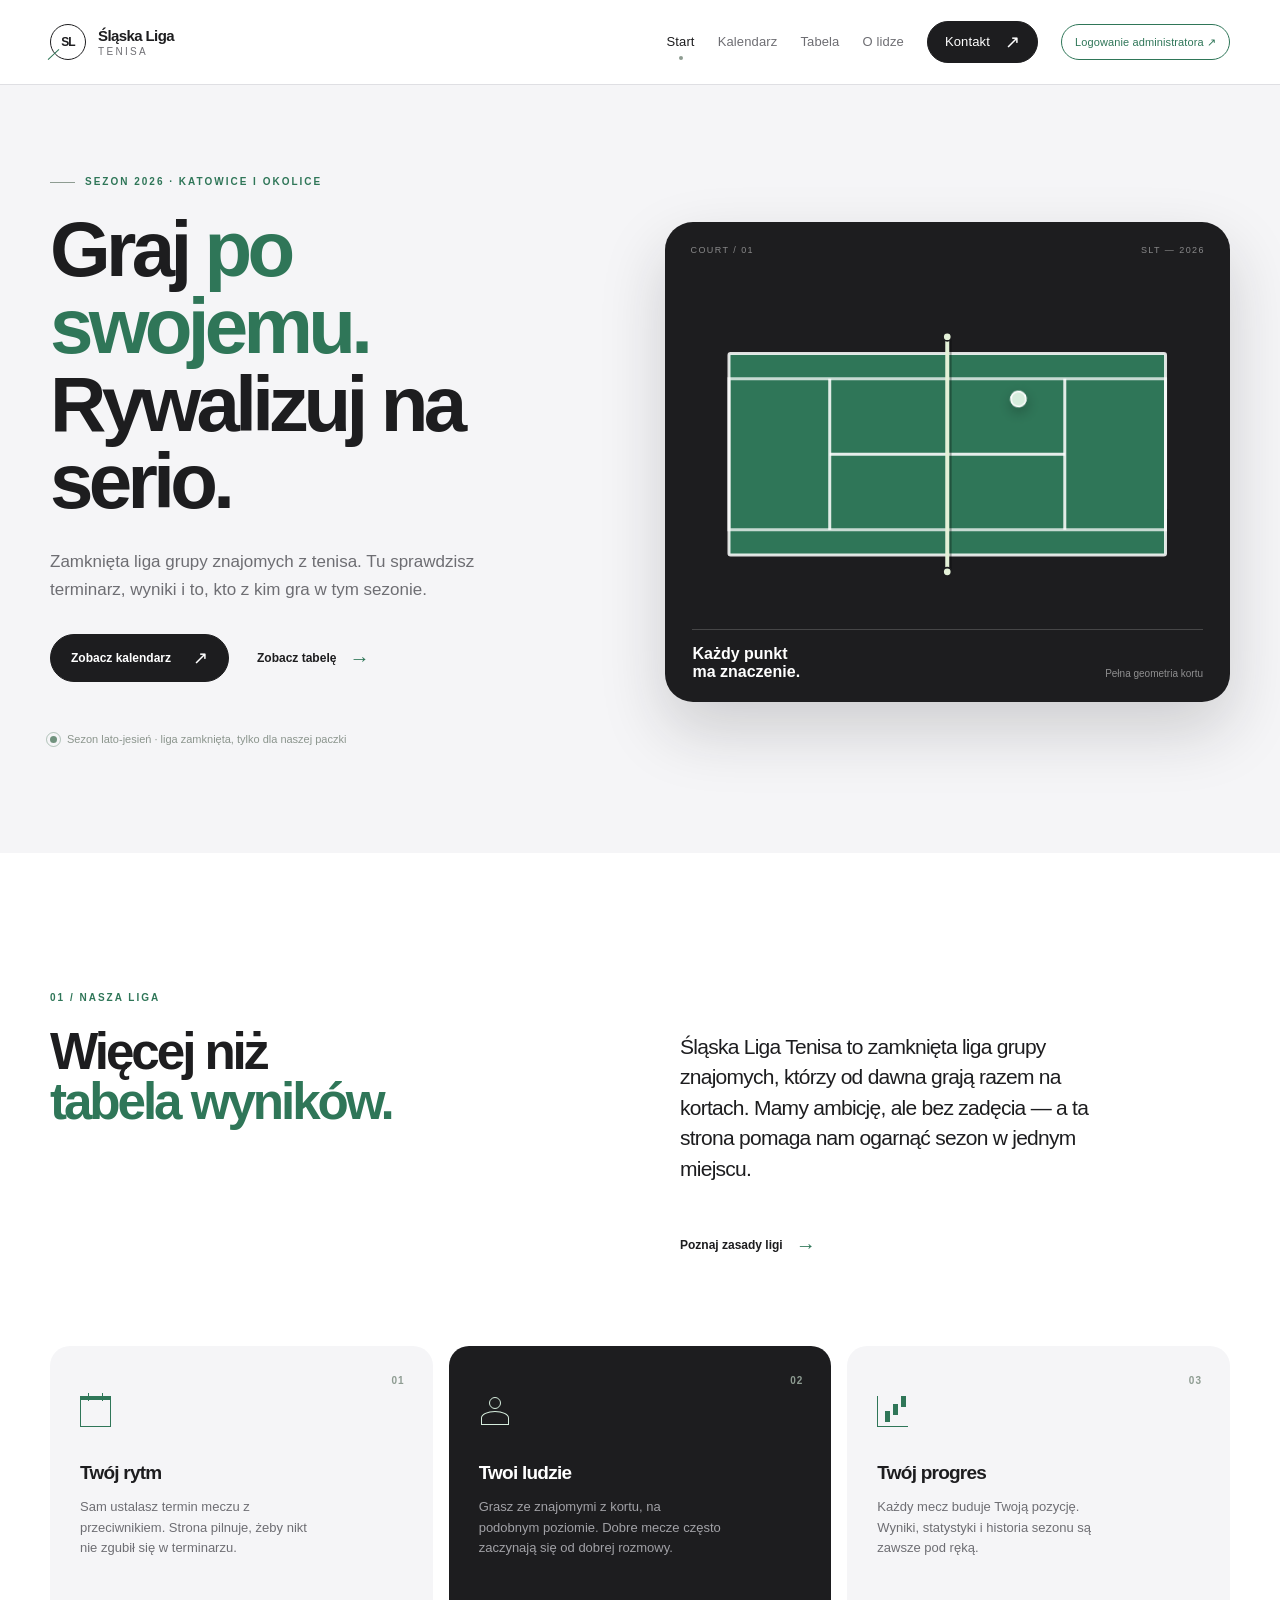
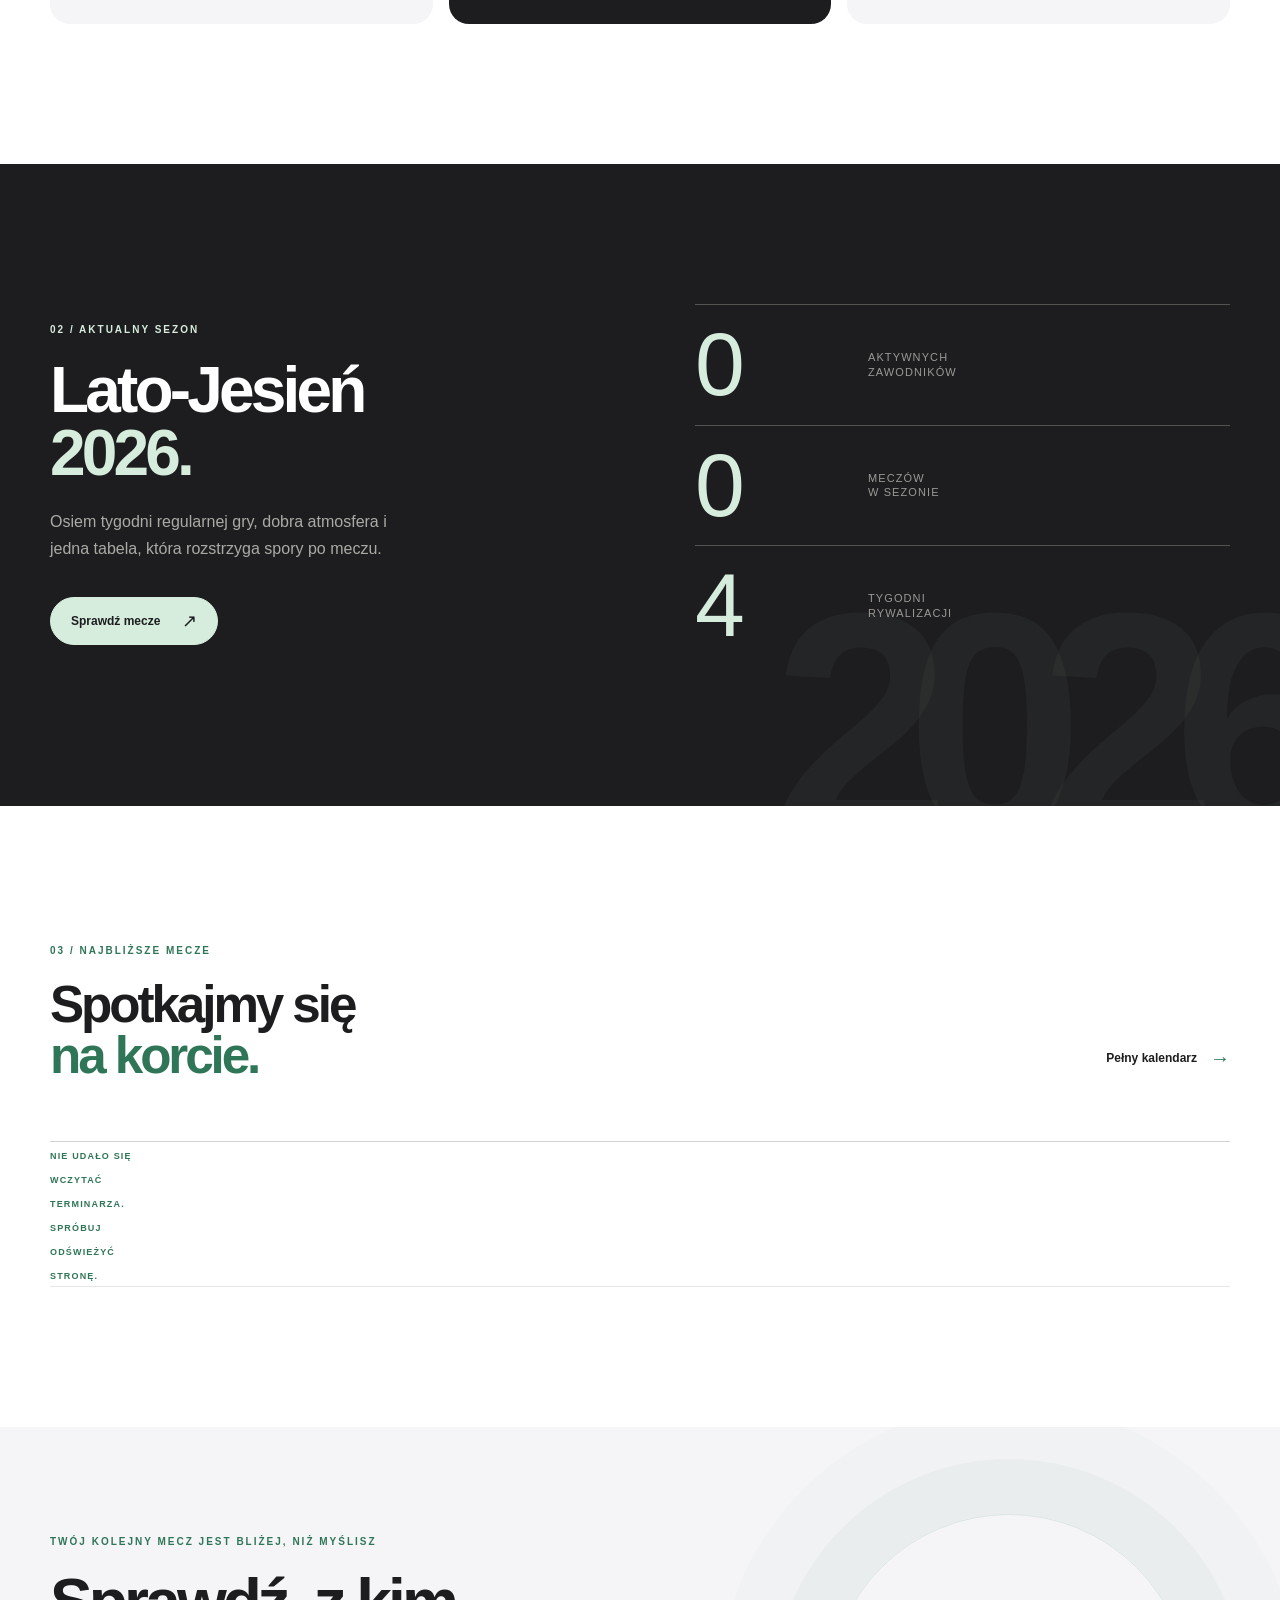
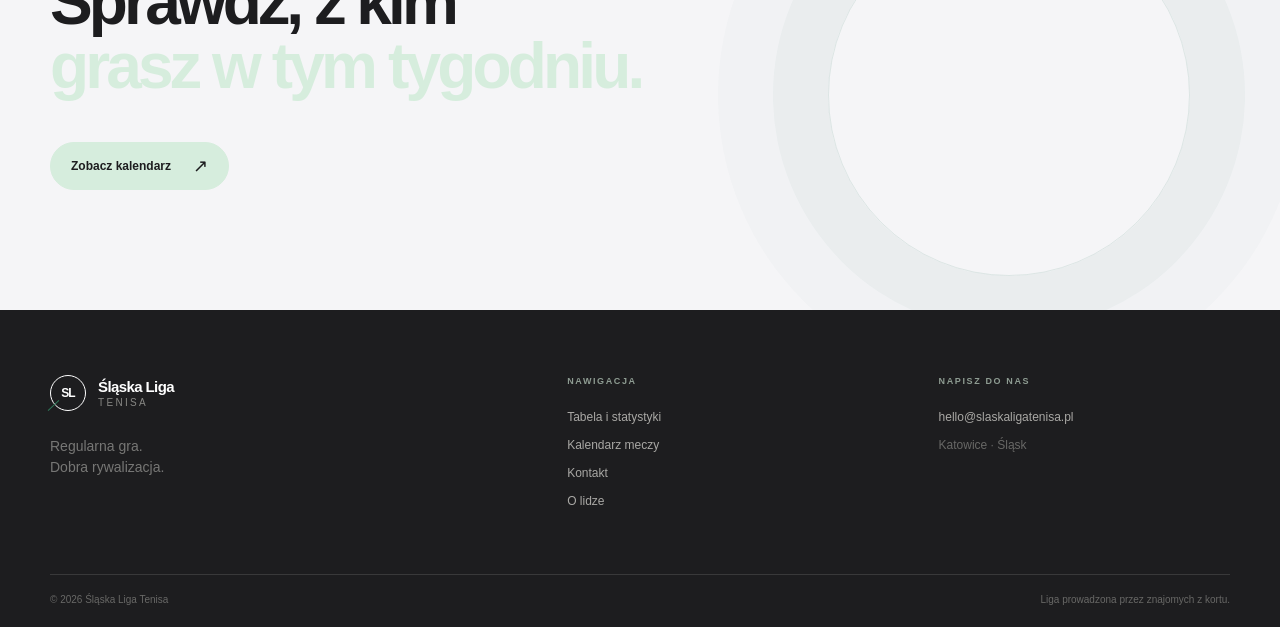
<file: slt-final/index.html>
<!doctype html>
<html lang="pl">
  <head>
    <meta charset="UTF-8" />
    <meta name="viewport" content="width=device-width, initial-scale=1.0" />
    <meta name="description" content="Śląska Liga Tenisa — zamknięta liga singlowa grupy znajomych z tenisa. Terminarz, wyniki i ranking sezonu." />
    <title>Śląska Liga Tenisa — Graj po swojemu</title>
    <link rel="stylesheet" href="styles.css" />
  </head>
  <body data-page="home">
    <a class="skip-link" href="#main-content">Przejdź do treści</a>
    <header class="site-header">
      <div class="shell header-inner">
        <a class="brand" href="index.html" aria-label="Śląska Liga Tenisa — strona główna">
          <span class="brand-mark" aria-hidden="true"><span>SL</span><i></i></span>
          <span class="brand-copy"><strong>Śląska Liga</strong><small>Tenisa</small></span>
        </a>
        <button class="menu-toggle" type="button" aria-expanded="false" aria-controls="primary-navigation">
          <span></span><span></span><span></span><span class="sr-only">Otwórz menu</span>
        </button>
        <nav id="primary-navigation" class="primary-nav" aria-label="Główna nawigacja">
          <a data-nav="home" href="index.html">Start</a>
          <a data-nav="calendar" href="kalendarz.html">Kalendarz</a>
          <a data-nav="standings" href="tabela.html">Tabela</a>
          <a data-nav="about" href="o-lidze.html">O lidze</a>
          <a class="nav-cta" data-nav="contact" href="kontakt.html">Kontakt <span>↗</span></a>
        <a class="nav-admin" href="https://slaskaligatenisa.pl/admin">Logowanie administratora <span aria-hidden="true">↗</span></a></nav>
      </div>
    </header>

    <main id="main-content">
      <section class="hero-section">
        <div class="shell hero-grid">
          <div class="hero-copy reveal">
            <p class="eyebrow"><span class="eyebrow-line"></span> Sezon 2026 · Katowice i okolice</p>
            <h1>Graj <em>po swojemu.</em><br />Rywalizuj <span>na serio.</span></h1>
            <p class="hero-lede">Zamknięta liga grupy znajomych z tenisa. Tu sprawdzisz terminarz, wyniki i to, kto z kim gra w tym sezonie.</p>
            <div class="hero-actions">
              <a class="button button-primary" href="kalendarz.html">Zobacz kalendarz <span>↗</span></a>
              <a class="text-link" href="tabela.html">Zobacz tabelę <span>→</span></a>
            </div>
            <div class="hero-note"><span class="pulse-dot"></span> Sezon lato-jesień · liga zamknięta, tylko dla naszej paczki</div>
          </div>
          <div class="hero-art reveal reveal-delay" aria-label="Kort tenisowy z animowaną piłką">
            <div class="art-topline"><span>COURT / 01</span><span>SLT — 2026</span></div>
            <div class="court-stage">
              <svg class="court-svg" viewBox="0 0 620 420" role="img" aria-label="Kort tenisowy z liniami singlowymi, deblowymi i polami serwisowymi, w proporcjach zgodnych z rzeczywistym kortem">
                <!-- Kort deblowy: 23,77 m x 10,97 m (stosunek długości do szerokości 78:36 stóp) -->
                <rect class="court-surface" x="50" y="90" width="520" height="240" rx="2" />
                <rect class="court-line" x="50" y="90" width="520" height="240" rx="2" />
                <!-- Linie singlowe: kort węższy o 1,37 m z każdej strony (27 stóp szerokości) -->
                <rect class="court-line singles-line" x="50" y="120" width="520" height="180" />
                <!-- Linie serwisowe: 6,40 m od siatki -->
                <line class="court-line" x1="170" y1="120" x2="170" y2="300" />
                <line class="court-line" x1="450" y1="120" x2="450" y2="300" />
                <line class="court-line center-line" x1="170" y1="210" x2="450" y2="210" />
                <line class="net-line" x1="310" y1="70" x2="310" y2="350" />
                <line class="net-shadow" x1="314" y1="70" x2="314" y2="350" />
                <circle class="net-post" cx="310" cy="70" r="5" />
                <circle class="net-post" cx="310" cy="350" r="5" />
                <circle class="court-ball" cx="0" cy="0" r="9">
                  <animateMotion dur="4.4s" repeatCount="indefinite" rotate="auto">
                    <mpath href="#ball-flight" />
                  </animateMotion>
                </circle>
                <path id="ball-flight" d="M 96 284 C 232 172 362 128 526 142 C 428 232 258 292 96 284" fill="none" />
              </svg>
            </div>
            <div class="art-caption"><strong>Każdy punkt<br />ma znaczenie.</strong><span>Pełna geometria kortu</span></div>
          </div>
        </div>
        <div class="hero-swoop" aria-hidden="true"></div>
      </section>

      <section class="section section-intro">
        <div class="shell intro-grid">
          <div class="section-heading reveal">
            <p class="eyebrow">01 / Nasza liga</p>
            <h2>Więcej niż<br /><em>tabela wyników.</em></h2>
          </div>
          <div class="intro-content reveal reveal-delay">
            <p class="intro-lede">Śląska Liga Tenisa to zamknięta liga grupy znajomych, którzy od dawna grają razem na kortach. Mamy ambicję, ale bez zadęcia — a ta strona pomaga nam ogarnąć sezon w jednym miejscu.</p>
            <a class="text-link dark-link" href="o-lidze.html">Poznaj zasady ligi <span>→</span></a>
          </div>
        </div>
        <div class="shell value-grid">
          <article class="value-card reveal">
            <span class="value-number">01</span>
            <div class="value-icon icon-calendar"></div>
            <h3>Twój rytm</h3>
            <p>Sam ustalasz termin meczu z przeciwnikiem. Strona pilnuje, żeby nikt nie zgubił się w terminarzu.</p>
          </article>
          <article class="value-card value-card-accent reveal reveal-delay">
            <span class="value-number">02</span>
            <div class="value-icon icon-people"></div>
            <h3>Twoi ludzie</h3>
            <p>Grasz ze znajomymi z kortu, na podobnym poziomie. Dobre mecze często zaczynają się od dobrej rozmowy.</p>
          </article>
          <article class="value-card reveal reveal-delay-2">
            <span class="value-number">03</span>
            <div class="value-icon icon-chart"></div>
            <h3>Twój progres</h3>
            <p>Każdy mecz buduje Twoją pozycję. Wyniki, statystyki i historia sezonu są zawsze pod ręką.</p>
          </article>
        </div>
      </section>

      <section class="section season-section">
        <div class="shell season-grid">
          <div class="season-copy reveal">
            <p class="eyebrow eyebrow-light">02 / Aktualny sezon</p>
            <h2>Lato-Jesień<br /><em>2026.</em></h2>
            <p>Osiem tygodni regularnej gry, dobra atmosfera i jedna tabela, która rozstrzyga spory po meczu.</p>
            <a class="button button-light" href="kalendarz.html">Sprawdź mecze <span>↗</span></a>
          </div>
          <div class="season-stats reveal reveal-delay">
            <div class="big-stat"><strong data-count="0" data-stat="activePlayers">0</strong><span>aktywnych<br />zawodników</span></div>
            <div class="stat-rule"></div>
            <div class="big-stat"><strong data-count="0" data-stat="totalMatches">0</strong><span>meczów<br />w sezonie</span></div>
            <div class="stat-rule"></div>
            <div class="big-stat"><strong data-count="8">0</strong><span>tygodni<br />rywalizacji</span></div>
          </div>
        </div>
        <div class="season-watermark" aria-hidden="true">2026</div>
      </section>

      <section class="section upcoming-section">
        <div class="shell">
          <div class="section-topline reveal">
            <div>
              <p class="eyebrow">03 / Najbliższe mecze</p>
              <h2>Spotkajmy się<br /><em>na korcie.</em></h2>
            </div>
            <a class="text-link dark-link" href="kalendarz.html">Pełny kalendarz <span>→</span></a>
          </div>
          <div class="match-list" id="upcoming-matches">
            <article class="match-row">
              <div class="match-info"><span class="match-label">Wczytywanie terminarza…</span></div>
            </article>
          </div>
        </div>
      </section>

      <section class="join-strip">
        <div class="shell join-strip-inner">
          <p class="eyebrow eyebrow-light">Twój kolejny mecz jest bliżej, niż myślisz</p>
          <h2>Sprawdź, z kim<br /><em>grasz w tym tygodniu.</em></h2>
          <a class="button button-light" href="kalendarz.html">Zobacz kalendarz <span>↗</span></a>
        </div>
      </section>
    </main>

    <footer class="site-footer">
      <div class="shell footer-main">
        <div class="footer-brand">
          <a class="brand brand-footer" href="index.html"><span class="brand-mark" aria-hidden="true"><span>SL</span><i></i></span><span class="brand-copy"><strong>Śląska Liga</strong><small>Tenisa</small></span></a>
          <p>Regularna gra.<br />Dobra rywalizacja.</p>
        </div>
        <div class="footer-nav"><span class="footer-label">Nawigacja</span><a href="tabela.html">Tabela i statystyki</a><a href="kalendarz.html">Kalendarz meczy</a><a href="kontakt.html">Kontakt</a><a href="o-lidze.html">O lidze</a></div>
        <div class="footer-nav"><span class="footer-label">Napisz do nas</span><a href="mailto:hello@slaskaligatenisa.pl">hello@slaskaligatenisa.pl</a><span class="footer-muted">Katowice · Śląsk</span></div>
      </div>
      <div class="shell footer-bottom"><span>© <span data-year>2026</span> Śląska Liga Tenisa</span><span>Liga prowadzona przez znajomych z kortu.</span></div>
    </footer>
    <script src="script.js"></script>
  </body>
</html>
</file>
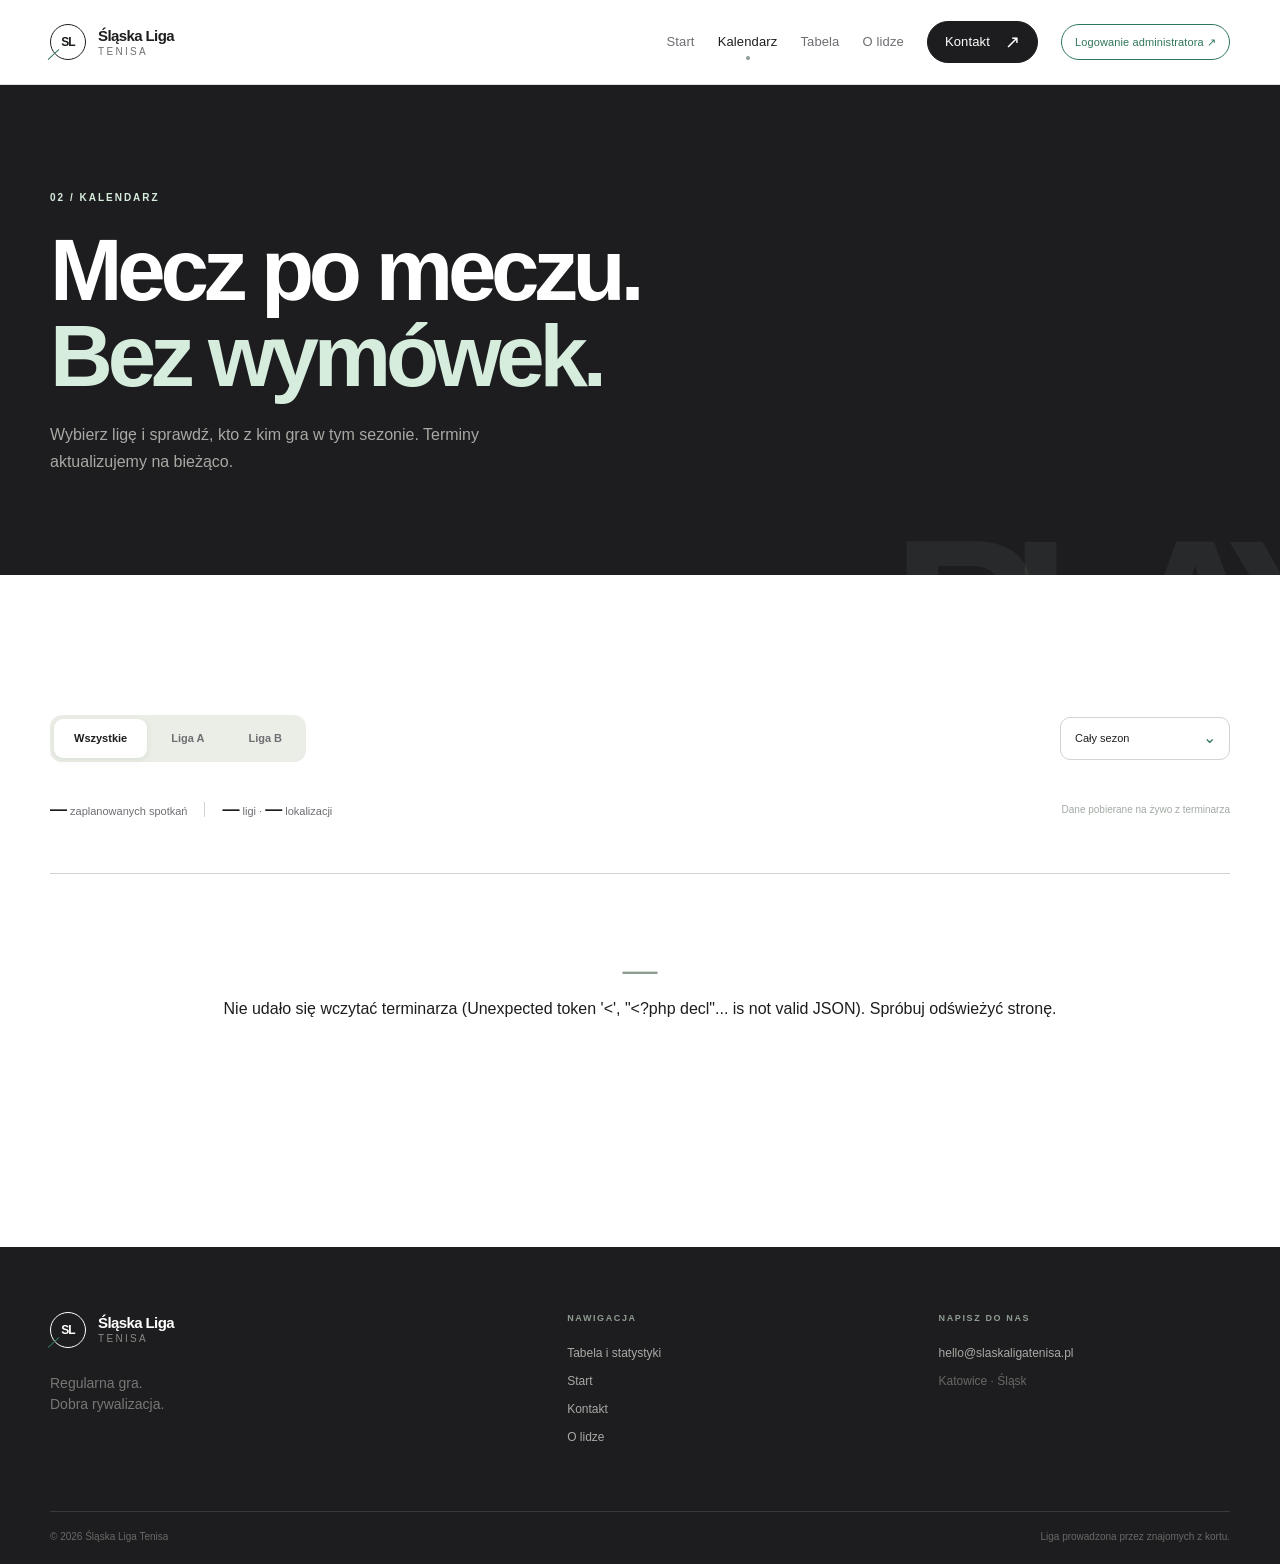
<file: slt-final/kalendarz.html>
<!doctype html>
<html lang="pl">
  <head>
    <meta charset="UTF-8" />
    <meta name="viewport" content="width=device-width, initial-scale=1.0" />
    <meta name="description" content="Kalendarz meczy Śląskiej Ligi Tenisa — sprawdź najbliższe spotkania i wyniki." />
    <title>Kalendarz meczy — Śląska Liga Tenisa</title>
    <link rel="stylesheet" href="styles.css" />
  </head>
  <body data-page="calendar">
    <a class="skip-link" href="#main-content">Przejdź do treści</a>
    <header class="site-header"><div class="shell header-inner">
      <a class="brand" href="index.html" aria-label="Śląska Liga Tenisa — strona główna"><span class="brand-mark" aria-hidden="true"><span>SL</span><i></i></span><span class="brand-copy"><strong>Śląska Liga</strong><small>Tenisa</small></span></a>
      <button class="menu-toggle" type="button" aria-expanded="false" aria-controls="primary-navigation"><span></span><span></span><span></span><span class="sr-only">Otwórz menu</span></button>
      <nav id="primary-navigation" class="primary-nav" aria-label="Główna nawigacja"><a data-nav="home" href="index.html">Start</a><a data-nav="calendar" href="kalendarz.html">Kalendarz</a><a data-nav="standings" href="tabela.html">Tabela</a>
          <a data-nav="about" href="o-lidze.html">O lidze</a><a class="nav-cta" data-nav="contact" href="kontakt.html">Kontakt <span>↗</span></a><a class="nav-admin" href="https://slaskaligatenisa.pl/admin">Logowanie administratora <span aria-hidden="true">↗</span></a></nav>
    </div></header>
    <main id="main-content">
      <section class="page-hero"><div class="shell page-hero-inner"><p class="eyebrow reveal">02 / Kalendarz</p><h1 class="reveal reveal-delay">Mecz po meczu.<br /><em>Bez wymówek.</em></h1><p class="page-intro reveal reveal-delay-2">Wybierz ligę i sprawdź, kto z kim gra w tym sezonie. Terminy aktualizujemy na bieżąco.</p></div><div class="page-hero-mark">PLAY</div></section>
      <section class="section calendar-section"><div class="shell">
        <div class="calendar-toolbar reveal"><div class="filter-tabs" role="group" aria-label="Filtruj po lidze"><button class="filter-tab active" type="button" data-filter="all">Wszystkie</button><button class="filter-tab" type="button" data-filter="A">Liga A</button><button class="filter-tab" type="button" data-filter="B">Liga B</button></div><label class="select-wrap"><span class="sr-only">Wybierz miesiąc</span><select id="month-filter"><option value="all">Cały sezon</option></select></label></div>
        <div class="calendar-summary reveal reveal-delay"><span><strong id="summary-total">—</strong> zaplanowanych spotkań</span><span class="summary-divider"></span><span><strong id="summary-leagues">—</strong> ligi · <strong id="summary-locations">—</strong> lokalizacji</span><span class="calendar-updated" id="calendar-updated">Dane pobierane na żywo z terminarza</span></div>
        <div class="schedule" id="schedule">
          <p class="admin-table-empty">Wczytywanie terminarza…</p>
        </div>
        <div class="empty-state" id="empty-state" hidden><span class="empty-mark">—</span><h3>Brak spotkań dla tego filtra</h3><p>Spróbuj wybrać inną ligę lub miesiąc.</p></div>
      </div></section>
    </main>
    <footer class="site-footer"><div class="shell footer-main"><div class="footer-brand"><a class="brand brand-footer" href="index.html"><span class="brand-mark" aria-hidden="true"><span>SL</span><i></i></span><span class="brand-copy"><strong>Śląska Liga</strong><small>Tenisa</small></span></a><p>Regularna gra.<br />Dobra rywalizacja.</p></div><div class="footer-nav"><span class="footer-label">Nawigacja</span><a href="tabela.html">Tabela i statystyki</a><a href="index.html">Start</a><a href="kontakt.html">Kontakt</a><a href="o-lidze.html">O lidze</a></div><div class="footer-nav"><span class="footer-label">Napisz do nas</span><a href="mailto:hello@slaskaligatenisa.pl">hello@slaskaligatenisa.pl</a><span class="footer-muted">Katowice · Śląsk</span></div></div><div class="shell footer-bottom"><span>© <span data-year>2026</span> Śląska Liga Tenisa</span><span>Liga prowadzona przez znajomych z kortu.</span></div></footer>
    <script src="script.js"></script>
  </body>
</html>
</file>
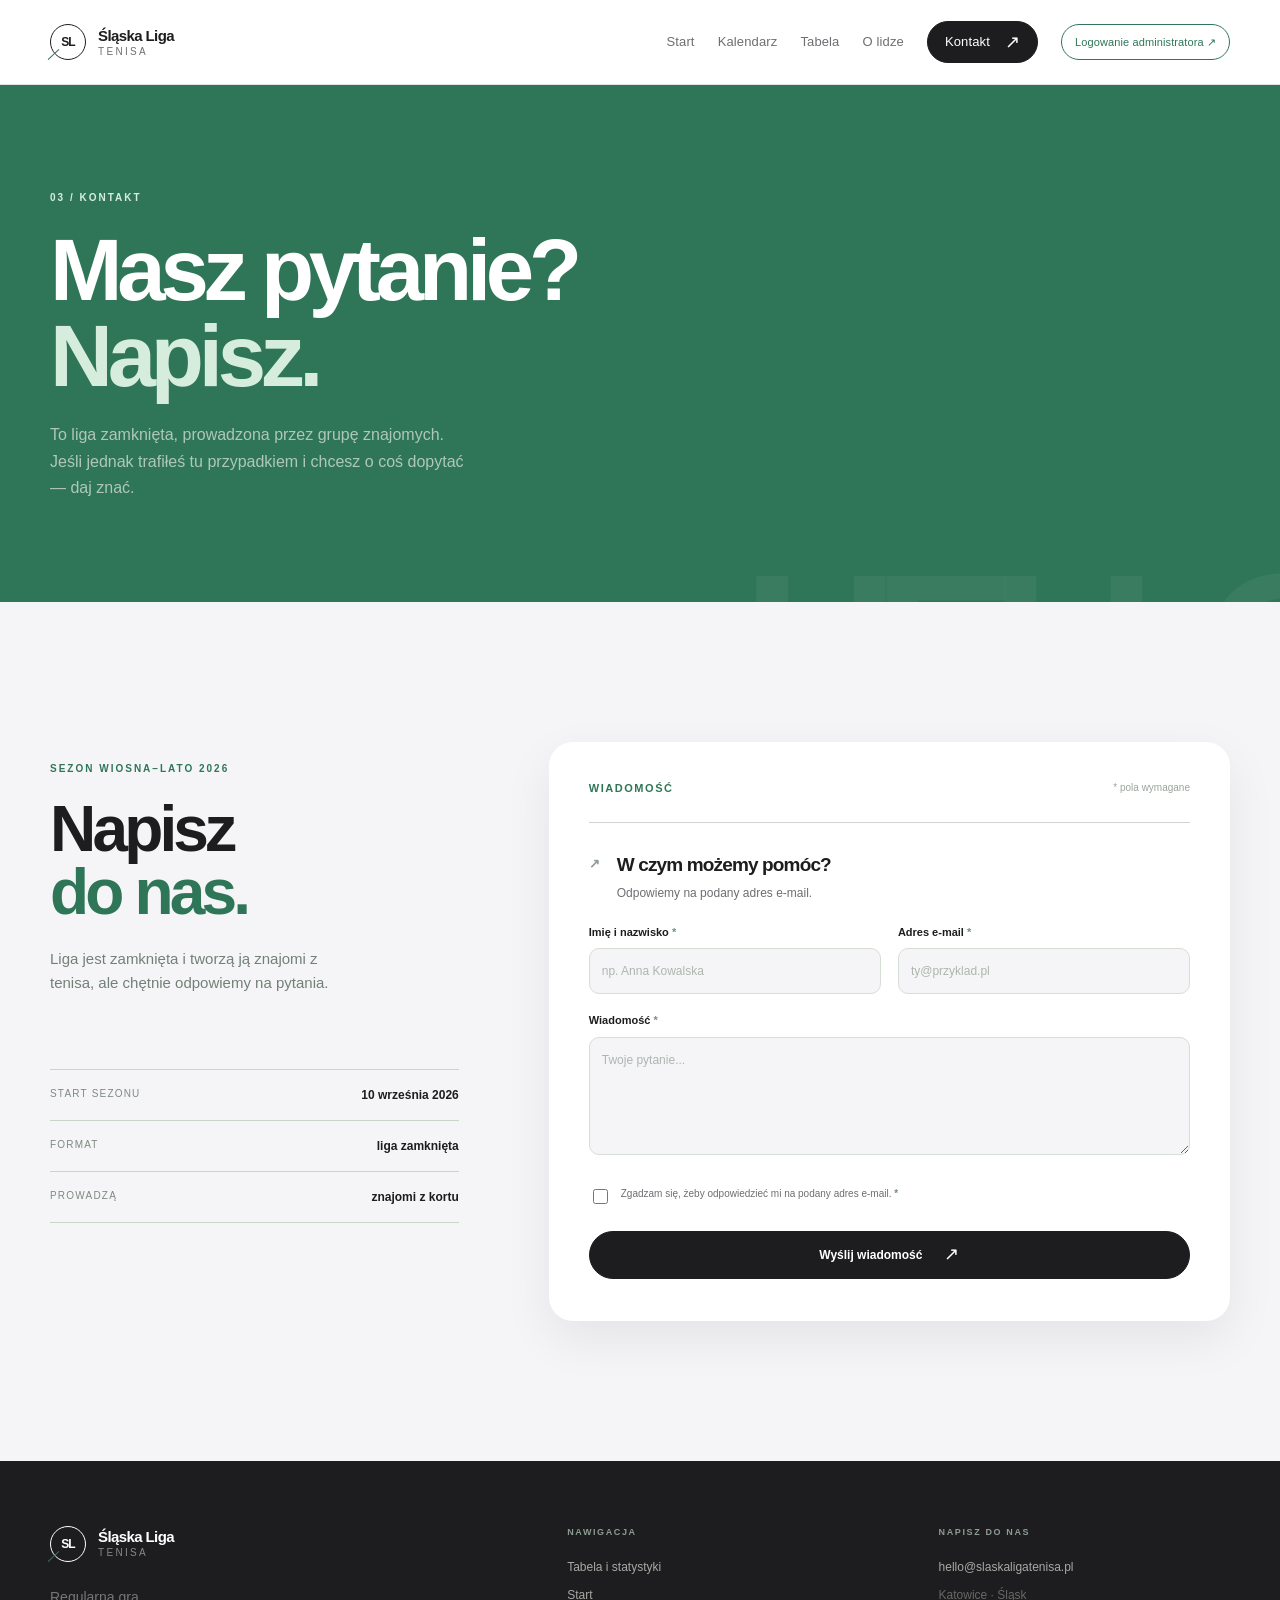
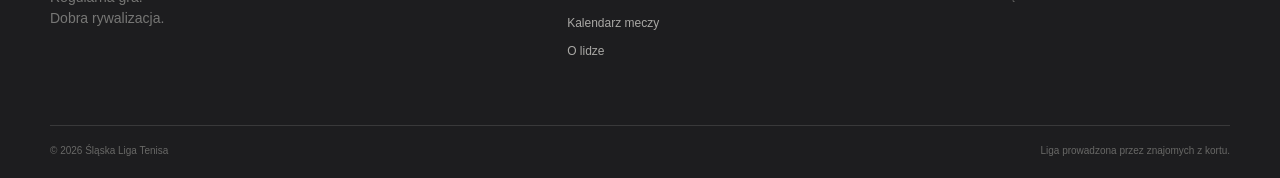
<file: slt-final/kontakt.html>
<!doctype html>
<html lang="pl">
  <head>
    <meta charset="UTF-8" />
    <meta name="viewport" content="width=device-width, initial-scale=1.0" />
    <meta name="description" content="Kontakt ze Śląską Ligą Tenisa — zamkniętą ligą znajomych z tenisa. Masz pytanie? Napisz do nas." />
    <title>Kontakt — Śląska Liga Tenisa</title>
    <link rel="stylesheet" href="styles.css" />
  </head>
  <body data-page="contact">
    <a class="skip-link" href="#main-content">Przejdź do treści</a>
    <header class="site-header"><div class="shell header-inner">
      <a class="brand" href="index.html" aria-label="Śląska Liga Tenisa — strona główna"><span class="brand-mark" aria-hidden="true"><span>SL</span><i></i></span><span class="brand-copy"><strong>Śląska Liga</strong><small>Tenisa</small></span></a>
      <button class="menu-toggle" type="button" aria-expanded="false" aria-controls="primary-navigation"><span></span><span></span><span></span><span class="sr-only">Otwórz menu</span></button>
      <nav id="primary-navigation" class="primary-nav" aria-label="Główna nawigacja"><a data-nav="home" href="index.html">Start</a><a data-nav="calendar" href="kalendarz.html">Kalendarz</a><a data-nav="standings" href="tabela.html">Tabela</a>
          <a data-nav="about" href="o-lidze.html">O lidze</a><a class="nav-cta" data-nav="contact" href="kontakt.html">Kontakt <span>↗</span></a><a class="nav-admin" href="https://slaskaligatenisa.pl/admin">Logowanie administratora <span aria-hidden="true">↗</span></a></nav>
    </div></header>
    <main id="main-content">
      <section class="page-hero page-hero-contact"><div class="shell page-hero-inner"><p class="eyebrow reveal">03 / Kontakt</p><h1 class="reveal reveal-delay">Masz pytanie?<br /><em>Napisz.</em></h1><p class="page-intro reveal reveal-delay-2">To liga zamknięta, prowadzona przez grupę znajomych. Jeśli jednak trafiłeś tu przypadkiem i chcesz o coś dopytać — daj znać.</p></div><div class="page-hero-mark">HELLO</div></section>
      <section class="section form-section"><div class="shell form-layout">
        <div class="form-aside reveal"><p class="eyebrow">Sezon wiosna–lato 2026</p><h2>Napisz<br /><em>do nas.</em></h2><p>Liga jest zamknięta i tworzą ją znajomi z tenisa, ale chętnie odpowiemy na pytania.</p><div class="aside-details"><div><span class="detail-label">Start sezonu</span><strong>10 września 2026</strong></div><div><span class="detail-label">Format</span><strong>liga zamknięta</strong></div><div><span class="detail-label">Prowadzą</span><strong>znajomi z kortu</strong></div></div></div>
        <div class="form-card reveal reveal-delay"><div class="form-card-top"><span class="form-step">Wiadomość</span><span class="required-note">* pola wymagane</span></div><form id="registration-form" novalidate><div class="form-page"><div class="form-heading"><span>↗</span><div><h3>W czym możemy pomóc?</h3><p>Odpowiemy na podany adres e-mail.</p></div></div><div class="field-grid"><label class="field"><span>Imię i nazwisko <b>*</b></span><input type="text" name="name" placeholder="np. Anna Kowalska" required /><small class="field-error">Wpisz swoje imię i nazwisko.</small></label><label class="field"><span>Adres e-mail <b>*</b></span><input type="email" name="email" placeholder="ty@przyklad.pl" required /><small class="field-error">Podaj poprawny adres e-mail.</small></label></div><label class="field"><span>Wiadomość <b>*</b></span><textarea name="message" rows="5" placeholder="Twoje pytanie..." required></textarea><small class="field-error">Napisz, o co chcesz zapytać.</small></label><label class="check-field"><input type="checkbox" name="consent" required /><span>Zgadzam się, żeby odpowiedzieć mi na podany adres e-mail. <b>*</b></span></label><label class="field" style="position:absolute; left:-10000px; width:1px; height:1px; overflow:hidden;" aria-hidden="true"><span>Strona internetowa (nie wypełniaj)</span><input type="text" name="website" tabindex="-1" autocomplete="off" /></label><p id="form-server-error" role="alert" hidden style="margin:0 0 18px; padding:12px 14px; color:var(--coral); background:#fbeae8; border-radius:8px; font-size:12px;"></p><button class="button button-primary submit-button" type="submit">Wyślij wiadomość <span>↗</span></button></div></form><div class="form-success" id="form-success" hidden><div class="success-mark">✓</div><p class="eyebrow">Wiadomość wysłana</p><h3>Dzięki<br /><em>za wiadomość.</em></h3><p>Odpowiemy na podany adres e-mail, gdy tylko ktoś z organizatorów zajrzy do skrzynki.</p><a class="text-link dark-link" href="index.html">Wróć na stronę główną <span>→</span></a></div></div>
      </div></section>
    </main>
    <footer class="site-footer"><div class="shell footer-main"><div class="footer-brand"><a class="brand brand-footer" href="index.html"><span class="brand-mark" aria-hidden="true"><span>SL</span><i></i></span><span class="brand-copy"><strong>Śląska Liga</strong><small>Tenisa</small></span></a><p>Regularna gra.<br />Dobra rywalizacja.</p></div><div class="footer-nav"><span class="footer-label">Nawigacja</span><a href="tabela.html">Tabela i statystyki</a><a href="index.html">Start</a><a href="kalendarz.html">Kalendarz meczy</a><a href="o-lidze.html">O lidze</a></div><div class="footer-nav"><span class="footer-label">Napisz do nas</span><a href="mailto:hello@slaskaligatenisa.pl">hello@slaskaligatenisa.pl</a><span class="footer-muted">Katowice · Śląsk</span></div></div><div class="shell footer-bottom"><span>© <span data-year>2026</span> Śląska Liga Tenisa</span><span>Liga prowadzona przez znajomych z kortu.</span></div></footer>
    <script src="script.js"></script>
  </body>
</html>
</file>
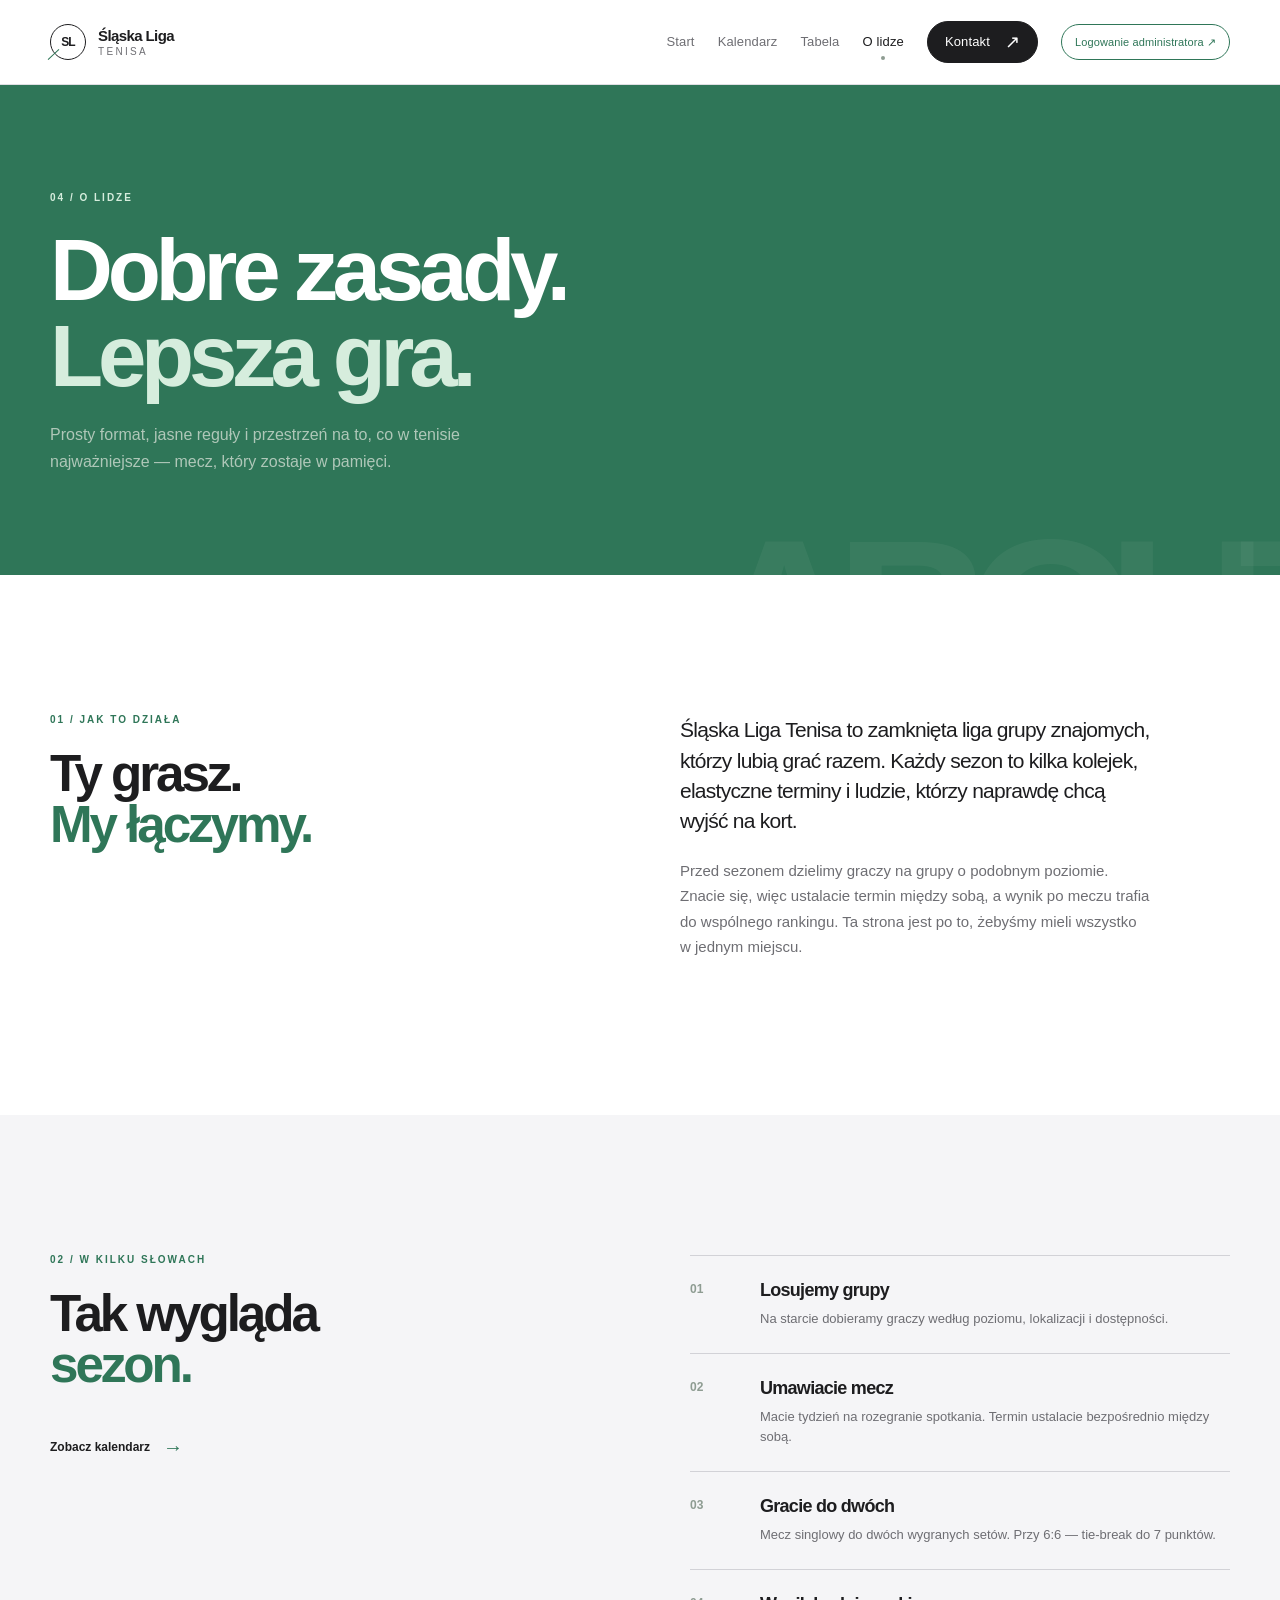
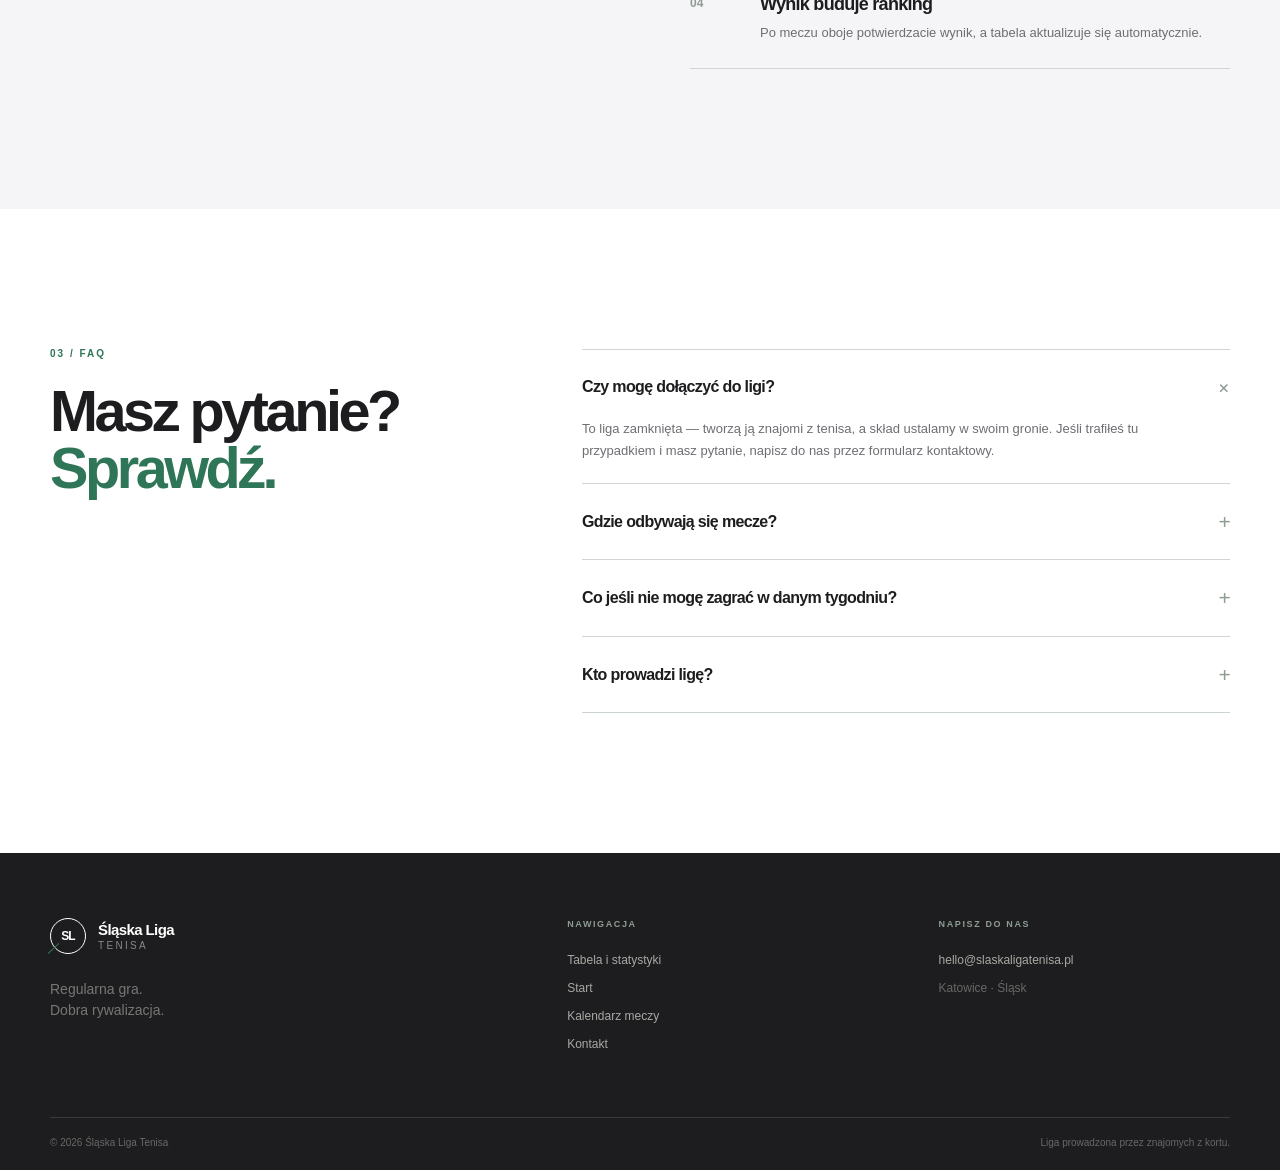
<file: slt-final/o-lidze.html>
<!doctype html>
<html lang="pl">
  <head>
    <meta charset="UTF-8" />
    <meta name="viewport" content="width=device-width, initial-scale=1.0" />
    <meta name="description" content="Dowiedz się, jak działa Śląska Liga Tenisa — zamknięta liga znajomych z tenisa — i jakie są zasady." />
    <title>O lidze — Śląska Liga Tenisa</title>
    <link rel="stylesheet" href="styles.css" />
  </head>
  <body data-page="about">
    <a class="skip-link" href="#main-content">Przejdź do treści</a>
    <header class="site-header"><div class="shell header-inner">
      <a class="brand" href="index.html" aria-label="Śląska Liga Tenisa — strona główna"><span class="brand-mark" aria-hidden="true"><span>SL</span><i></i></span><span class="brand-copy"><strong>Śląska Liga</strong><small>Tenisa</small></span></a>
      <button class="menu-toggle" type="button" aria-expanded="false" aria-controls="primary-navigation"><span></span><span></span><span></span><span class="sr-only">Otwórz menu</span></button>
      <nav id="primary-navigation" class="primary-nav" aria-label="Główna nawigacja"><a data-nav="home" href="index.html">Start</a><a data-nav="calendar" href="kalendarz.html">Kalendarz</a><a data-nav="standings" href="tabela.html">Tabela</a>
          <a data-nav="about" href="o-lidze.html">O lidze</a><a class="nav-cta" data-nav="contact" href="kontakt.html">Kontakt <span>↗</span></a><a class="nav-admin" href="https://slaskaligatenisa.pl/admin">Logowanie administratora <span aria-hidden="true">↗</span></a></nav>
    </div></header>
    <main id="main-content">
      <section class="page-hero page-hero-about"><div class="shell page-hero-inner"><p class="eyebrow reveal">04 / O lidze</p><h1 class="reveal reveal-delay">Dobre zasady.<br /><em>Lepsza gra.</em></h1><p class="page-intro reveal reveal-delay-2">Prosty format, jasne reguły i przestrzeń na to, co w tenisie najważniejsze — mecz, który zostaje w pamięci.</p></div><div class="page-hero-mark">ABOUT</div></section>
      <section class="section about-intro"><div class="shell about-intro-grid"><div class="section-heading reveal"><p class="eyebrow">01 / Jak to działa</p><h2>Ty grasz.<br /><em>My łączymy.</em></h2></div><div class="about-text reveal reveal-delay"><p class="large-copy">Śląska Liga Tenisa to zamknięta liga grupy znajomych, którzy lubią grać razem. Każdy sezon to kilka kolejek, elastyczne terminy i ludzie, którzy naprawdę chcą wyjść na kort.</p><p>Przed sezonem dzielimy graczy na grupy o podobnym poziomie. Znacie się, więc ustalacie termin między sobą, a wynik po meczu trafia do wspólnego rankingu. Ta strona jest po to, żebyśmy mieli wszystko w jednym miejscu.</p></div></div></section>
      <section class="section rules-section"><div class="shell rules-grid"><div class="section-heading reveal"><p class="eyebrow">02 / W kilku słowach</p><h2>Tak wygląda<br /><em>sezon.</em></h2><a class="text-link dark-link" href="kalendarz.html">Zobacz kalendarz <span>→</span></a></div><div class="rule-list"><div class="rule-item reveal"><span>01</span><div><h3>Losujemy grupy</h3><p>Na starcie dobieramy graczy według poziomu, lokalizacji i dostępności.</p></div></div><div class="rule-item reveal reveal-delay"><span>02</span><div><h3>Umawiacie mecz</h3><p>Macie tydzień na rozegranie spotkania. Termin ustalacie bezpośrednio między sobą.</p></div></div><div class="rule-item reveal reveal-delay-2"><span>03</span><div><h3>Gracie do dwóch</h3><p>Mecz singlowy do dwóch wygranych setów. Przy 6:6 — tie-break do 7 punktów.</p></div></div><div class="rule-item reveal reveal-delay-3"><span>04</span><div><h3>Wynik buduje ranking</h3><p>Po meczu oboje potwierdzacie wynik, a tabela aktualizuje się automatycznie.</p></div></div></div></div></section>
      <section class="section faq-section"><div class="shell faq-grid"><div><p class="eyebrow">03 / FAQ</p><h2>Masz pytanie?<br /><em>Sprawdź.</em></h2></div><div class="faq-list"><details open><summary>Czy mogę dołączyć do ligi?<span>+</span></summary><p>To liga zamknięta — tworzą ją znajomi z tenisa, a skład ustalamy w swoim gronie. Jeśli trafiłeś tu przypadkiem i masz pytanie, napisz do nas przez formularz kontaktowy.</p></details><details><summary>Gdzie odbywają się mecze?<span>+</span></summary><p>Gramy w sprawdzonych klubach w Katowicach, Chorzowie, Mikołowie i okolicach. Lokalizację ustalacie wspólnie — wybieracie kort wygodny dla obu osób.</p></details><details><summary>Co jeśli nie mogę zagrać w danym tygodniu?<span>+</span></summary><p>Nic straconego. Wystarczy wcześniej napisać do przeciwnika i ustalić nowy termin w ramach danej kolejki. W razie problemów pomagają organizatorzy.</p></details><details><summary>Kto prowadzi ligę?<span>+</span></summary><p>Grupa znajomych z tenisa. Robimy to po godzinach i dla przyjemności, a strona służy nam do śledzenia terminarza i wyników sezonu.</p></details></div></div></section>
    </main>
    <footer class="site-footer"><div class="shell footer-main"><div class="footer-brand"><a class="brand brand-footer" href="index.html"><span class="brand-mark" aria-hidden="true"><span>SL</span><i></i></span><span class="brand-copy"><strong>Śląska Liga</strong><small>Tenisa</small></span></a><p>Regularna gra.<br />Dobra rywalizacja.</p></div><div class="footer-nav"><span class="footer-label">Nawigacja</span><a href="tabela.html">Tabela i statystyki</a><a href="index.html">Start</a><a href="kalendarz.html">Kalendarz meczy</a><a href="kontakt.html">Kontakt</a></div><div class="footer-nav"><span class="footer-label">Napisz do nas</span><a href="mailto:hello@slaskaligatenisa.pl">hello@slaskaligatenisa.pl</a><span class="footer-muted">Katowice · Śląsk</span></div></div><div class="shell footer-bottom"><span>© <span data-year>2026</span> Śląska Liga Tenisa</span><span>Liga prowadzona przez znajomych z kortu.</span></div></footer>
    <script src="script.js"></script>
  </body>
</html>
</file>
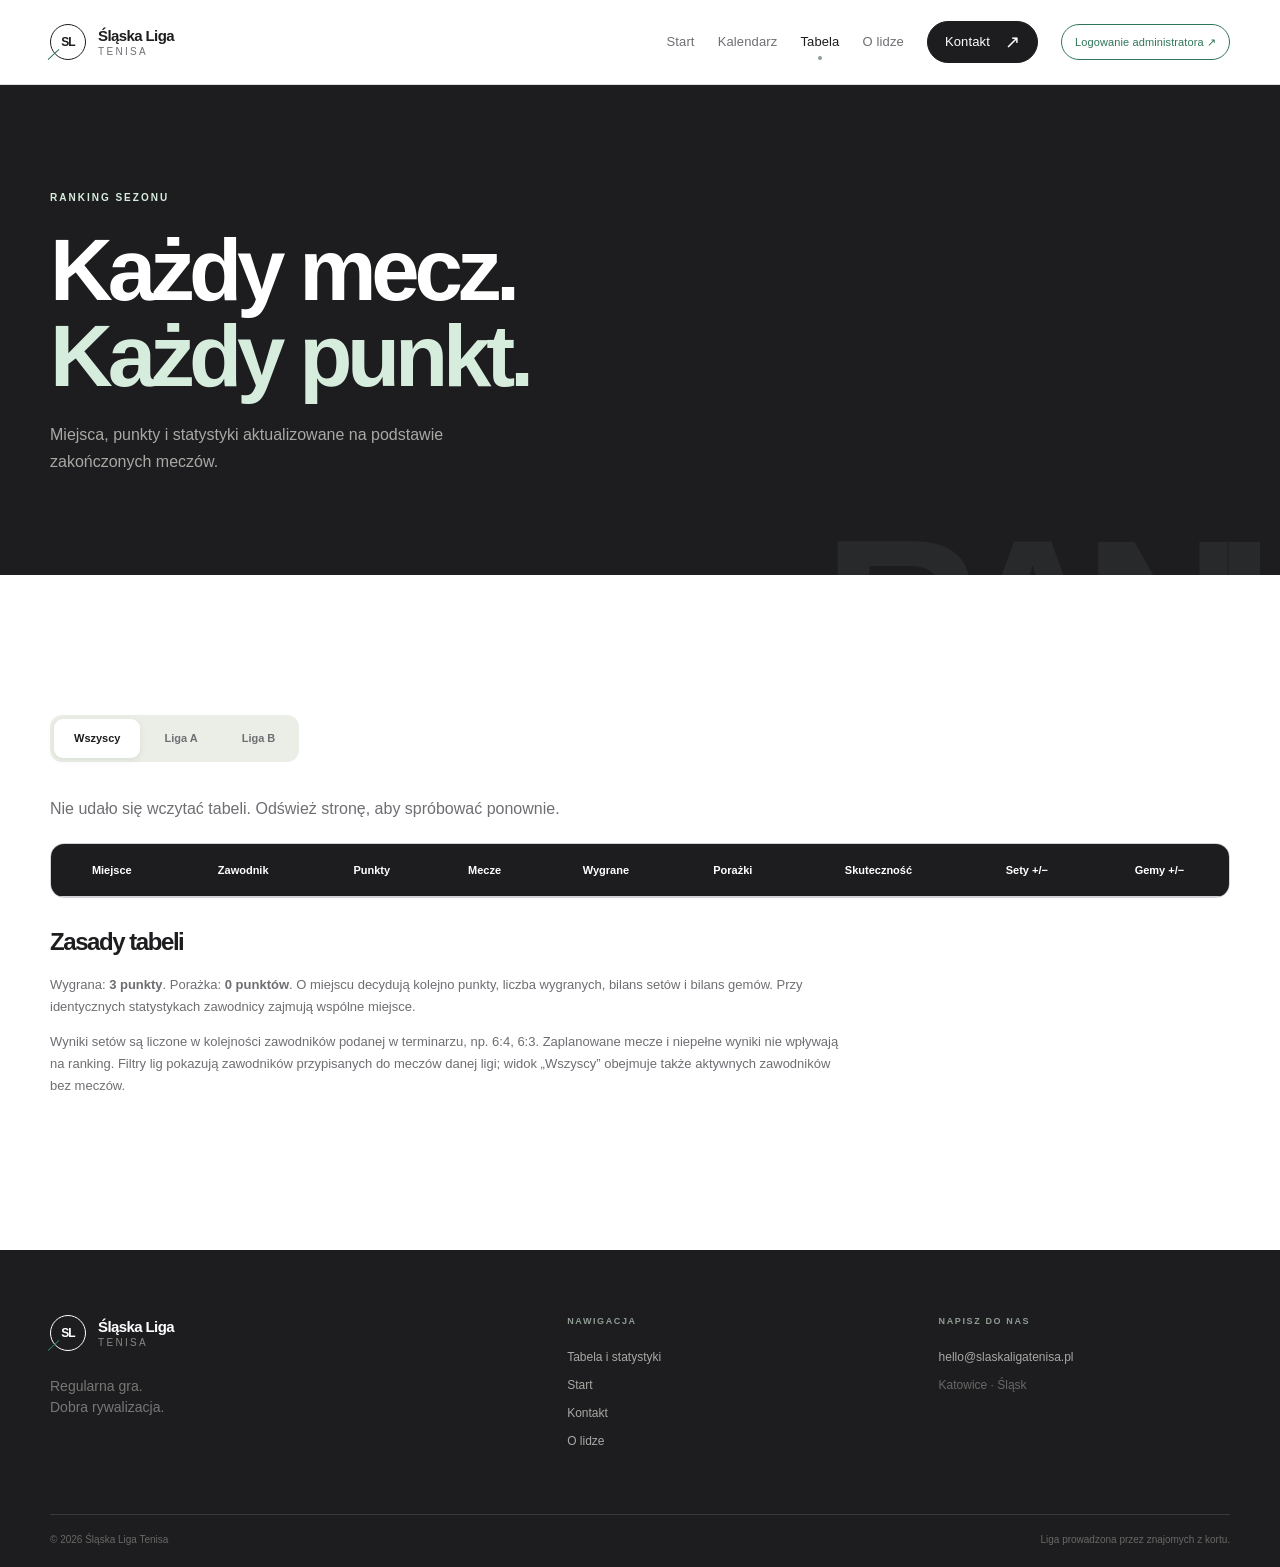
<file: slt-final/tabela.html>
<!doctype html>
<html lang="pl">
  <head>
    <meta charset="UTF-8" />
    <meta name="viewport" content="width=device-width, initial-scale=1.0" />
    <meta name="description" content="Tabela Śląskiej Ligi Tenisa — miejsca, punkty i statystyki zawodników." />
    <title>Tabela — Śląska Liga Tenisa</title>
    <link rel="stylesheet" href="styles.css" />
  </head>
  <body data-page="standings">
    <a class="skip-link" href="#main-content">Przejdź do treści</a>
    <header class="site-header"><div class="shell header-inner">
      <a class="brand" href="index.html" aria-label="Śląska Liga Tenisa — strona główna"><span class="brand-mark" aria-hidden="true"><span>SL</span><i></i></span><span class="brand-copy"><strong>Śląska Liga</strong><small>Tenisa</small></span></a>
      <button class="menu-toggle" type="button" aria-expanded="false" aria-controls="primary-navigation"><span></span><span></span><span></span><span class="sr-only">Otwórz menu</span></button>
      <nav id="primary-navigation" class="primary-nav" aria-label="Główna nawigacja"><a data-nav="home" href="index.html">Start</a><a data-nav="calendar" href="kalendarz.html">Kalendarz</a><a data-nav="standings" href="tabela.html">Tabela</a>
          <a data-nav="about" href="o-lidze.html">O lidze</a><a class="nav-cta" data-nav="contact" href="kontakt.html">Kontakt <span>↗</span></a><a class="nav-admin" href="https://slaskaligatenisa.pl/admin">Logowanie administratora <span aria-hidden="true">↗</span></a></nav>
    </div></header>
    <main id="main-content">
      <section class="page-hero"><div class="shell page-hero-inner"><p class="eyebrow reveal">Ranking sezonu</p><h1 class="reveal reveal-delay">Każdy mecz.<br /><em>Każdy punkt.</em></h1><p class="page-intro reveal reveal-delay-2">Miejsca, punkty i statystyki aktualizowane na podstawie zakończonych meczów.</p></div><div class="page-hero-mark" aria-hidden="true">RANK</div></section>
      <section class="section"><div class="shell">
        <div class="calendar-toolbar"><div class="filter-tabs" role="group" aria-label="Wybierz tabelę ligi"><button class="filter-tab active" type="button" data-standing-filter="all" aria-pressed="true">Wszyscy</button><button class="filter-tab" type="button" data-standing-filter="A" aria-pressed="false">Liga A</button><button class="filter-tab" type="button" data-standing-filter="B" aria-pressed="false">Liga B</button></div></div>
        <p id="standings-status" role="status" aria-live="polite">Wczytywanie tabeli…</p>
        <div class="standings-scroll" role="region" aria-label="Tabela wyników — przewiń, aby zobaczyć wszystkie statystyki" tabindex="0">
          <table class="standings-table"><caption class="sr-only">Ranking zawodników w wybranej lidze</caption><thead><tr><th scope="col">Miejsce</th><th scope="col">Zawodnik</th><th scope="col">Punkty</th><th scope="col">Mecze</th><th scope="col">Wygrane</th><th scope="col">Porażki</th><th scope="col">Skuteczność</th><th scope="col">Sety +/−</th><th scope="col">Gemy +/−</th></tr></thead><tbody id="standings-body"></tbody></table>
        </div>
        <div class="standings-rules"><h2>Zasady tabeli</h2><p>Wygrana: <strong>3 punkty</strong>. Porażka: <strong>0 punktów</strong>. O miejscu decydują kolejno punkty, liczba wygranych, bilans setów i bilans gemów. Przy identycznych statystykach zawodnicy zajmują wspólne miejsce.</p><p>Wyniki setów są liczone w kolejności zawodników podanej w terminarzu, np. 6:4, 6:3. Zaplanowane mecze i niepełne wyniki nie wpływają na ranking. Filtry lig pokazują zawodników przypisanych do meczów danej ligi; widok „Wszyscy” obejmuje także aktywnych zawodników bez meczów.</p></div>
        <noscript><p>Włącz JavaScript, aby wczytać aktualne wyniki ligi.</p></noscript>
      </div></section>
    </main>
    <footer class="site-footer"><div class="shell footer-main"><div class="footer-brand"><a class="brand brand-footer" href="index.html"><span class="brand-mark" aria-hidden="true"><span>SL</span><i></i></span><span class="brand-copy"><strong>Śląska Liga</strong><small>Tenisa</small></span></a><p>Regularna gra.<br />Dobra rywalizacja.</p></div><div class="footer-nav"><span class="footer-label">Nawigacja</span><a href="tabela.html">Tabela i statystyki</a><a href="index.html">Start</a><a href="kontakt.html">Kontakt</a><a href="o-lidze.html">O lidze</a></div><div class="footer-nav"><span class="footer-label">Napisz do nas</span><a href="mailto:hello@slaskaligatenisa.pl">hello@slaskaligatenisa.pl</a><span class="footer-muted">Katowice · Śląsk</span></div></div><div class="shell footer-bottom"><span>© <span data-year>2026</span> Śląska Liga Tenisa</span><span>Liga prowadzona przez znajomych z kortu.</span></div></footer>
    <script src="script.js"></script>
    <script src="standings.js"></script>
  </body>
</html>
</file>
<file: slt-final/styles.css>
:root {
  --forest: #1d1d1f;
  --forest-deep: #101010;
  --green: #2f7658;
  --mint: #dcebe2;
  --lime: #d6eddd;
  --gold: #8e9c92;
  --cream: #f5f5f7;
  --paper: #ffffff;
  --ink: #1d1d1f;
  --muted: #6e6e73;
  --line: #d2d2d7;
  --coral: #71927e;
  --serif: Georgia, "Times New Roman", serif;
  --sans: -apple-system, BlinkMacSystemFont, "SF Pro Text", "Helvetica Neue", Arial, sans-serif;
  --display: -apple-system, BlinkMacSystemFont, "SF Pro Display", "Helvetica Neue", Arial, sans-serif;
}

* { box-sizing: border-box; }
html { scroll-behavior: smooth; }
body { margin: 0; color: var(--ink); background: var(--paper); font-family: var(--sans); font-size: 16px; line-height: 1.5; -webkit-font-smoothing: antialiased; }
a { color: inherit; text-decoration: none; }
button, input, textarea, select { font: inherit; }
button { cursor: pointer; }
.shell { width: min(1180px, calc(100% - 72px)); margin: 0 auto; }
.sr-only { position: absolute; width: 1px; height: 1px; padding: 0; margin: -1px; overflow: hidden; clip: rect(0, 0, 0, 0); white-space: nowrap; border: 0; }
.skip-link { position: fixed; z-index: 100; top: 12px; left: 12px; padding: 10px 16px; color: var(--paper); background: var(--forest); transform: translateY(-150%); transition: transform .2s; }
.skip-link:focus { transform: translateY(0); }

.site-header { position: relative; z-index: 20; background: var(--paper); border-bottom: 1px solid rgba(22, 40, 33, .1); }
.header-inner { min-height: 84px; display: flex; align-items: center; justify-content: space-between; }
.brand { display: inline-flex; gap: 12px; align-items: center; }
.brand-mark { width: 36px; height: 36px; position: relative; display: grid; place-items: center; border: 1.5px solid var(--forest); border-radius: 50%; color: var(--forest); font-family: var(--display); font-size: 12px; font-weight: 800; letter-spacing: -.08em; }
.brand-mark i { width: 15px; height: 1px; position: absolute; left: -5px; bottom: 4px; background: var(--gold); transform: rotate(-43deg); }
.brand-copy { display: flex; flex-direction: column; line-height: 1; }
.brand-copy strong { color: var(--forest); font-family: var(--display); font-size: 15px; letter-spacing: -.04em; }
.brand-copy small { margin-top: 4px; color: var(--muted); font-size: 10px; letter-spacing: .23em; text-transform: uppercase; }
.primary-nav { display: flex; align-items: center; gap: 35px; }
.primary-nav > a { position: relative; padding: 31px 0; color: #637168; font-size: 13px; font-weight: 600; letter-spacing: .01em; transition: color .25s; }
.primary-nav > a:hover, .primary-nav > a.active { color: var(--forest); }
.primary-nav > a:not(.nav-cta)::after { content: ""; width: 4px; height: 4px; position: absolute; bottom: 23px; left: calc(50% - 2px); border-radius: 50%; background: var(--gold); opacity: 0; transform: translateY(5px); transition: .25s; }
.primary-nav > a.active:not(.nav-cta)::after { opacity: 1; transform: translateY(0); }
.nav-cta { display: inline-flex; gap: 15px; align-items: center; padding: 10px 17px !important; color: var(--paper) !important; background: var(--forest); border: 1px solid var(--forest); }
.nav-cta:hover { background: var(--green); border-color: var(--green); }
.nav-cta span, .button span { font-size: 18px; font-weight: 400; line-height: .7; }
.menu-toggle { display: none; background: none; border: 0; }

.hero-section { position: relative; overflow: hidden; background: var(--paper); }
.hero-grid { min-height: 652px; display: grid; grid-template-columns: 48% 52%; align-items: center; padding: 78px 0 105px; }
.eyebrow { display: flex; align-items: center; gap: 10px; margin: 0 0 24px; color: var(--green); font-size: 10px; font-weight: 700; letter-spacing: .2em; line-height: 1; text-transform: uppercase; }
.eyebrow-line { width: 25px; height: 1px; background: var(--gold); }
h1, h2, h3, p { margin-top: 0; }
h1, h2 { color: var(--forest); font-family: var(--display); letter-spacing: -.07em; line-height: .99; }
h1 { max-width: 700px; margin-bottom: 28px; font-size: clamp(49px, 6.1vw, 83px); font-weight: 700; }
h1 em, h2 em, .form-success h3 em { color: var(--coral); font-family: var(--serif); font-weight: 400; letter-spacing: -.08em; }
h1 span { color: var(--green); }
.hero-lede { max-width: 430px; margin-bottom: 30px; color: #68786e; font-size: 17px; line-height: 1.65; }
.hero-actions { display: flex; align-items: center; gap: 28px; }
.button { display: inline-flex; align-items: center; justify-content: center; gap: 22px; min-height: 48px; padding: 0 20px; border: 1px solid transparent; font-size: 12px; font-weight: 700; letter-spacing: .01em; transition: background .25s, border-color .25s, color .25s, transform .25s; }
.button:hover { transform: translateY(-2px); }
.button-primary { color: var(--paper); background: var(--forest); border-color: var(--forest); }
.button-primary:hover { background: var(--green); border-color: var(--green); }
.button-light { color: var(--forest); background: var(--lime); border-color: var(--lime); }
.button-light:hover { background: #edf3d0; border-color: #edf3d0; }
.button-outline { color: var(--forest); background: transparent; border-color: #aec0ad; }
.button-outline:hover { color: var(--paper); background: var(--forest); border-color: var(--forest); }
.text-link { display: inline-flex; align-items: center; gap: 13px; color: var(--forest); font-size: 12px; font-weight: 700; }
.text-link span { color: var(--gold); font-size: 20px; font-weight: 400; transition: transform .2s; }
.text-link:hover span { transform: translateX(4px); }
.hero-note { display: flex; align-items: center; gap: 10px; margin-top: 49px; color: #8b958d; font-size: 11px; }
.pulse-dot { width: 7px; height: 7px; position: relative; display: inline-block; border-radius: 50%; background: var(--coral); }
.pulse-dot::before { content: ""; position: absolute; inset: -4px; border: 1px solid var(--coral); border-radius: 50%; opacity: .5; animation: pulse 2s infinite; }
@keyframes pulse { 0%, 100% { transform: scale(.8); opacity: .7; } 50% { transform: scale(1.3); opacity: 0; } }
.hero-art { min-height: 480px; position: relative; margin-left: 8%; color: var(--paper); background: #1d1d1f; border-radius: 24px; overflow: hidden; box-shadow: 0 28px 65px rgba(29, 29, 31, .18); }
.art-topline { position: absolute; z-index: 2; top: 22px; right: 25px; left: 25px; display: flex; justify-content: space-between; color: rgba(255, 255, 255, .48); font-size: 9px; letter-spacing: .16em; }
.court-stage { position: absolute; inset: 56px 22px 78px; display: grid; place-items: center; }
.court-svg { width: 100%; height: 100%; overflow: visible; }
.court-surface { fill: #2f7658; }
.court-line { fill: none; stroke: rgba(255, 255, 255, .86); stroke-width: 3; vector-effect: non-scaling-stroke; }
.singles-line { stroke: rgba(255, 255, 255, .73); }
.center-line { stroke: rgba(255, 255, 255, .88); }
.net-line { stroke: #e4f1d8; stroke-width: 4; vector-effect: non-scaling-stroke; }
.net-shadow { stroke: rgba(0, 0, 0, .3); stroke-width: 2; vector-effect: non-scaling-stroke; }
.net-post { fill: #e4f1d8; stroke: #1d1d1f; stroke-width: 2; }
.ball-trail { fill: none; stroke: rgba(214, 237, 221, .22); stroke-width: 2; stroke-dasharray: 4 8; vector-effect: non-scaling-stroke; }
.court-ball { fill: #d6eddd; stroke: #ffffff; stroke-width: 2; filter: drop-shadow(0 6px 8px rgba(0, 0, 0, .28)); }
.art-caption { position: absolute; right: 27px; bottom: 21px; left: 27px; display: flex; justify-content: space-between; align-items: end; border-top: 1px solid rgba(255, 255, 255, .18); padding-top: 15px; }
.art-caption strong { max-width: 180px; font-family: var(--display); font-size: 16px; line-height: 1.15; }
.art-caption span { color: rgba(255, 255, 255, .5); font-size: 10px; }
.hero-swoop { display: none; }
.section { padding: 125px 0; }
.section-intro { background: var(--paper); }
.intro-grid, .about-intro-grid { display: grid; grid-template-columns: 1fr 1fr; gap: 80px; }
.section-heading h2, .section-topline h2 { margin-bottom: 0; font-size: clamp(41px, 4vw, 59px); }
.intro-content { max-width: 450px; padding-top: 39px; }
.intro-lede, .large-copy { color: var(--forest); font-family: var(--display); font-size: 21px; line-height: 1.45; letter-spacing: -.035em; }
.dark-link { margin-top: 25px; }
.value-grid { display: grid; grid-template-columns: repeat(3, 1fr); gap: 2px; margin-top: 86px; }
.value-card { min-height: 263px; position: relative; padding: 30px; border: 1px solid var(--line); background: #f6f6ef; }
.value-card-accent { color: var(--paper); background: var(--forest); border-color: var(--forest); }
.value-number { position: absolute; top: 27px; right: 28px; color: var(--gold); font-size: 10px; font-weight: 700; letter-spacing: .1em; }
.value-icon { width: 31px; height: 31px; position: relative; margin: 20px 0 32px; color: var(--green); }
.value-card-accent .value-icon { color: var(--lime); }
.icon-calendar { border: 1px solid currentColor; border-top: 4px solid currentColor; }.icon-calendar::before, .icon-calendar::after { content: ""; position: absolute; top: -7px; width: 1px; height: 8px; background: currentColor; }.icon-calendar::before { left: 7px; }.icon-calendar::after { right: 7px; }
.icon-people::before, .icon-people::after { content: ""; position: absolute; border: 1px solid currentColor; border-radius: 50%; }.icon-people::before { width: 10px; height: 10px; top: 1px; left: 10px; box-shadow: -11px 5px 0 -2px var(--forest), 11px 5px 0 -2px var(--forest); }.icon-people::after { width: 26px; height: 12px; bottom: 2px; left: 2px; border-radius: 50% 50% 0 0; }
.value-card-accent .icon-people::before { box-shadow: -11px 5px 0 -2px var(--forest), 11px 5px 0 -2px var(--forest); }
.icon-chart { border-left: 1px solid currentColor; border-bottom: 1px solid currentColor; }.icon-chart::before, .icon-chart::after { content: ""; position: absolute; bottom: 4px; width: 5px; background: currentColor; }.icon-chart::before { left: 7px; height: 11px; box-shadow: 8px -7px 0 currentColor, 16px -15px 0 currentColor; }
.value-card h3 { margin-bottom: 10px; color: inherit; font-family: var(--display); font-size: 19px; letter-spacing: -.04em; }.value-card p { max-width: 245px; margin: 0; color: #748178; font-size: 13px; line-height: 1.55; }.value-card-accent p { color: rgba(244, 243, 236, .68); }

.season-section { position: relative; overflow: hidden; color: var(--paper); background: var(--forest); }
.season-grid { position: relative; z-index: 1; display: grid; grid-template-columns: 1fr 1fr; gap: 110px; align-items: center; }
.eyebrow-light { color: var(--lime); }.season-copy h2, .join-strip h2 { margin-bottom: 24px; color: var(--paper); font-size: clamp(46px, 5vw, 70px); }.season-copy h2 em, .join-strip h2 em { color: var(--lime); }.season-copy > p:not(.eyebrow) { max-width: 355px; margin-bottom: 35px; color: rgba(244, 243, 236, .66); font-size: 16px; line-height: 1.65; }
.season-stats { border-top: 1px solid rgba(244, 243, 236, .25); }.big-stat { display: flex; align-items: center; gap: 23px; padding: 24px 0; }.big-stat strong { min-width: 150px; color: var(--lime); font-family: var(--display); font-size: clamp(55px, 7vw, 92px); font-weight: 500; letter-spacing: -.1em; line-height: .8; }.big-stat span { color: rgba(244, 243, 236, .58); font-size: 11px; line-height: 1.35; text-transform: uppercase; letter-spacing: .1em; }.stat-rule { height: 1px; background: rgba(244, 243, 236, .25); }.season-watermark { position: absolute; right: -2%; bottom: -6%; color: rgba(200, 216, 196, .04); font-family: var(--display); font-size: 320px; font-weight: 800; letter-spacing: -.14em; line-height: .75; }

.upcoming-section { background: var(--paper); }.section-topline { display: flex; justify-content: space-between; align-items: end; margin-bottom: 60px; }.section-topline > .text-link { margin-bottom: 8px; }.match-list { border-top: 1px solid var(--line); }.match-row { min-height: 128px; display: grid; grid-template-columns: 105px 1fr 80px 47px; gap: 22px; align-items: center; border-bottom: 1px solid var(--line); }.match-date { display: flex; align-items: center; gap: 10px; }.match-date strong { color: var(--forest); font-family: var(--display); font-size: 39px; letter-spacing: -.08em; line-height: .8; }.match-date span { color: var(--muted); font-size: 9px; font-weight: 700; line-height: 1.25; letter-spacing: .12em; }.match-label, .match-info small { color: var(--green); font-size: 9px; font-weight: 700; letter-spacing: .13em; text-transform: uppercase; }.match-info h3 { margin: 7px 0 5px; color: var(--forest); font-family: var(--display); font-size: 18px; letter-spacing: -.045em; }.match-info h3 i { color: var(--coral); font-family: var(--serif); font-size: 16px; font-weight: 400; }.match-place { color: var(--muted); font-size: 11px; }.match-time { color: var(--forest); font-family: var(--display); font-size: 17px; font-weight: 700; text-align: right; }.round-arrow { width: 37px; height: 37px; display: grid; place-items: center; margin-left: auto; border: 1px solid #bdcbbb; border-radius: 50%; color: var(--green); font-size: 17px; transition: .25s; }.round-arrow:hover { color: var(--paper); background: var(--forest); border-color: var(--forest); transform: rotate(45deg); }
.join-strip { position: relative; overflow: hidden; padding: 110px 0 120px; background: var(--coral); }.join-strip::after { content: ""; width: 360px; height: 360px; position: absolute; right: 7%; top: 18%; border: 1px solid rgba(244, 243, 236, .22); border-radius: 50%; box-shadow: 0 0 0 55px rgba(244, 243, 236, .04), 0 0 0 110px rgba(244, 243, 236, .03); }.join-strip-inner { position: relative; z-index: 1; }.join-strip .button { margin-top: 20px; }

.page-hero { position: relative; min-height: 430px; overflow: hidden; background: var(--forest); }.page-hero-inner { position: relative; z-index: 1; padding: 108px 0 100px; }.page-hero .eyebrow { color: var(--lime); }.page-hero h1 { max-width: 650px; margin-bottom: 23px; color: var(--paper); font-size: clamp(54px, 6.8vw, 88px); }.page-hero h1 em { color: var(--lime); }.page-intro { max-width: 430px; margin-bottom: 0; color: rgba(244,243,236,.65); font-size: 16px; line-height: 1.65; }.page-hero-mark { position: absolute; right: -5%; bottom: -29%; color: rgba(200,216,196,.07); font-family: var(--display); font-size: 220px; font-weight: 800; letter-spacing: -.13em; line-height: .9; }.page-hero-join { background: var(--green); }.page-hero-about { background: #1a493a; }

.calendar-section { background: var(--paper); }.calendar-toolbar { display: flex; justify-content: space-between; align-items: center; margin-bottom: 35px; }.filter-tabs { display: flex; gap: 4px; padding: 4px; background: #ebeee6; }.filter-tab { padding: 11px 20px; color: var(--muted); background: transparent; border: 0; font-size: 11px; font-weight: 700; }.filter-tab.active { color: var(--forest); background: var(--paper); box-shadow: 0 2px 7px rgba(7,59,46,.08); }.select-wrap { position: relative; }.select-wrap::after { content: "⌄"; position: absolute; top: 9px; right: 14px; pointer-events: none; color: var(--green); }.select-wrap select { min-width: 170px; padding: 12px 36px 12px 14px; appearance: none; color: var(--forest); background: transparent; border: 1px solid var(--line); font-size: 11px; }.calendar-summary { display: flex; align-items: center; gap: 17px; margin-bottom: 51px; color: var(--muted); font-size: 11px; }.calendar-summary strong { color: var(--forest); font-family: var(--display); font-size: 17px; }.summary-divider { width: 1px; height: 15px; background: var(--line); }.calendar-updated { margin-left: auto; color: #a1aaa2; font-size: 10px; }.schedule { border-top: 1px solid var(--line); }.schedule-group { display: grid; grid-template-columns: 160px 1fr; border-bottom: 1px solid var(--line); }.schedule-date { display: flex; gap: 12px; align-items: start; padding-top: 37px; }.schedule-date strong { color: var(--forest); font-family: var(--display); font-size: 45px; letter-spacing: -.1em; line-height: .8; }.schedule-date span { margin-top: 3px; color: var(--muted); font-size: 9px; font-weight: 700; line-height: 1.4; letter-spacing: .12em; }.game-row { min-height: 118px; position: relative; display: grid; grid-template-columns: 105px 1fr 65px 37px; gap: 17px; align-items: center; padding: 20px 0; border-bottom: 1px solid #e5e8e1; }.game-row:last-child { border-bottom: 0; }.game-row > div h3 { margin: 5px 0 3px; color: var(--forest); font-family: var(--display); font-size: 17px; letter-spacing: -.04em; }.game-row > div p { margin: 0; color: var(--muted); font-size: 11px; }.game-row > div p b { color: var(--gold); }.game-row time { color: var(--forest); font-family: var(--display); font-size: 16px; font-weight: 700; text-align: right; }.game-status { align-self: start; margin-top: 6px; color: var(--green); font-size: 9px; font-weight: 700; letter-spacing: .1em; text-transform: uppercase; }.game-status::before { content: ""; width: 6px; height: 6px; display: inline-block; margin-right: 6px; border-radius: 50%; background: var(--lime); }.empty-state { padding: 70px 0; text-align: center; }.empty-mark { color: var(--gold); font-size: 35px; }.empty-state h3 { margin-bottom: 4px; color: var(--forest); font-family: var(--display); }.empty-state p { color: var(--muted); font-size: 13px; }

.form-section { background: #edf0e9; }.form-layout { display: grid; grid-template-columns: .75fr 1.25fr; gap: 90px; align-items: start; }.form-aside { padding-top: 22px; }.form-aside h2 { margin-bottom: 23px; font-size: clamp(48px, 5vw, 70px); }.form-aside > p:not(.eyebrow) { max-width: 315px; color: #738077; font-size: 15px; line-height: 1.6; }.aside-details { margin-top: 74px; border-top: 1px solid #cad5ca; }.aside-details div { display: flex; justify-content: space-between; padding: 16px 0; border-bottom: 1px solid #cad5ca; }.detail-label { color: #7d8a80; font-size: 10px; text-transform: uppercase; letter-spacing: .12em; }.aside-details strong { color: var(--forest); font-family: var(--display); font-size: 12px; }.form-card { padding: 38px 40px 42px; background: var(--paper); box-shadow: 0 16px 45px rgba(22,40,33,.08); }.form-card-top { display: flex; justify-content: space-between; padding-bottom: 26px; border-bottom: 1px solid var(--line); }.form-step { color: var(--green); font-family: var(--display); font-size: 11px; font-weight: 700; letter-spacing: .14em; }.form-step i { width: 25px; height: 1px; display: inline-block; margin: 0 9px 3px; background: var(--gold); }.required-note { color: #9aa49b; font-size: 10px; }.form-heading { display: flex; gap: 17px; align-items: start; margin: 31px 0 22px; }.form-heading > span { color: var(--gold); font-family: var(--display); font-size: 13px; font-weight: 700; }.form-heading h3 { margin: -3px 0 4px; color: var(--forest); font-family: var(--display); font-size: 19px; letter-spacing: -.045em; }.form-heading p { margin: 0; color: var(--muted); font-size: 12px; }.form-heading-spaced { margin-top: 38px; }.field-grid { display: grid; grid-template-columns: 1fr 1fr; gap: 17px; }.field { display: block; margin-bottom: 18px; }.field > span, .choice-field legend { display: block; margin-bottom: 8px; color: var(--forest); font-size: 11px; font-weight: 700; }.field b, .choice-field b, .check-field b { color: var(--coral); }.field input, .field textarea { width: 100%; padding: 13px 12px; color: var(--ink); background: #f6f6ef; border: 1px solid #d7ded5; border-radius: 0; outline: 0; font-size: 12px; transition: border-color .2s, background .2s; }.field textarea { resize: vertical; min-height: 81px; }.field input:focus, .field textarea:focus { background: var(--paper); border-color: var(--green); }.field input::placeholder, .field textarea::placeholder { color: #adb6ae; }.field-error { display: none; margin-top: 5px; color: var(--coral); font-size: 10px; }.field.has-error input, .field.has-error textarea { border-color: var(--coral); }.field.has-error .field-error { display: block; }.choice-field { margin: 0 0 23px; padding: 0; border: 0; }.choice-grid { display: grid; grid-template-columns: repeat(3, 1fr); gap: 7px; }.choice { position: relative; display: block; }.choice input { position: absolute; opacity: 0; }.choice > span { display: block; min-height: 98px; padding: 12px 10px; border: 1px solid #d7ded5; background: #f6f6ef; cursor: pointer; transition: .2s; }.choice input:checked + span { color: var(--paper); background: var(--forest); border-color: var(--forest); }.choice span strong { display: block; margin-bottom: 15px; color: var(--gold); font-family: var(--display); font-size: 10px; }.choice span b { display: block; margin-bottom: 2px; color: var(--forest); font-size: 11px; }.choice input:checked + span b { color: var(--paper); }.choice span small { color: var(--muted); font-size: 9px; }.choice input:checked + span small { color: rgba(244,243,236,.63); }.check-field { display: flex; gap: 10px; align-items: start; margin: 24px 0; color: var(--muted); font-size: 10px; }.check-field input { width: 15px; height: 15px; accent-color: var(--green); }.check-field.has-error { color: var(--coral); }.submit-button { width: 100%; }.form-success { padding: 74px 30px 50px; text-align: center; }.success-mark { width: 48px; height: 48px; display: grid; place-items: center; margin: 0 auto 32px; border-radius: 50%; color: var(--forest); background: var(--lime); font-size: 24px; }.form-success .eyebrow { justify-content: center; }.form-success h3 { margin-bottom: 18px; color: var(--forest); font-family: var(--display); font-size: 43px; line-height: 1; letter-spacing: -.08em; }.form-success > p:not(.eyebrow) { max-width: 350px; margin: 0 auto 25px; color: var(--muted); font-size: 13px; }

.about-intro { background: var(--paper); }.about-text { max-width: 470px; }.about-text p:not(.large-copy) { color: var(--muted); font-size: 15px; line-height: 1.7; }.pricing-section { background: #eef0e9; }.topline-note { margin-bottom: 5px; color: var(--muted); font-size: 12px; line-height: 1.5; text-align: right; }.pricing-grid { display: grid; grid-template-columns: 1fr 1fr; gap: 2px; }.price-card { min-height: 500px; display: flex; flex-direction: column; padding: 34px 35px 32px; background: var(--paper); }.price-card-featured { color: var(--paper); background: var(--forest); }.price-tag { color: var(--green); font-size: 9px; font-weight: 700; letter-spacing: .18em; }.price-card-featured .price-tag { color: var(--lime); }.price-card h3 { margin: 29px 0 8px; color: var(--forest); font-family: var(--display); font-size: 24px; letter-spacing: -.06em; }.price-card-featured h3 { color: var(--paper); }.price-description { max-width: 290px; min-height: 49px; margin-bottom: 24px; color: var(--muted); font-size: 13px; line-height: 1.5; }.price-card-featured .price-description { color: rgba(244,243,236,.62); }.price { display: flex; gap: 11px; align-items: end; margin-bottom: 27px; }.price strong { color: var(--forest); font-family: var(--display); font-size: 66px; font-weight: 500; letter-spacing: -.11em; line-height: .75; }.price-card-featured .price strong { color: var(--lime); }.price span { color: var(--muted); font-size: 10px; line-height: 1.2; text-transform: uppercase; }.price-card-featured .price span { color: rgba(244,243,236,.58); }.price-card ul { display: grid; gap: 10px; margin: 0 0 28px; padding: 0; list-style: none; color: #637168; font-size: 12px; }.price-card-featured ul { color: rgba(244,243,236,.72); }.price-card li::before { content: "—"; margin-right: 10px; color: var(--gold); }.price-card .button { margin-top: auto; align-self: start; min-width: 138px; }.pricing-footnote { margin: 21px 0 0; color: #839087; font-size: 10px; }.rules-section { background: var(--paper); }.rules-grid { display: grid; grid-template-columns: 1fr 1fr; gap: 100px; }.rules-grid .text-link { margin-top: 42px; }.rule-list { border-top: 1px solid var(--line); }.rule-item { display: grid; grid-template-columns: 50px 1fr; gap: 20px; padding: 24px 0; border-bottom: 1px solid var(--line); }.rule-item > span { color: var(--gold); font-family: var(--display); font-size: 12px; font-weight: 700; }.rule-item h3 { margin: -3px 0 5px; color: var(--forest); font-family: var(--display); font-size: 18px; letter-spacing: -.04em; }.rule-item p { margin: 0; color: var(--muted); font-size: 13px; line-height: 1.55; }.faq-section { background: #eef0e9; }.faq-grid { display: grid; grid-template-columns: .8fr 1.2fr; gap: 100px; }.faq-grid h2 { font-size: clamp(43px, 4.5vw, 62px); }.faq-list details { padding: 22px 0; border-top: 1px solid #ccd5cc; }.faq-list details:last-child { border-bottom: 1px solid #ccd5cc; }.faq-list summary { display: flex; justify-content: space-between; align-items: center; color: var(--forest); font-family: var(--display); font-size: 16px; font-weight: 700; letter-spacing: -.04em; cursor: pointer; list-style: none; }.faq-list summary::-webkit-details-marker { display: none; }.faq-list summary span { color: var(--gold); font-family: var(--sans); font-size: 21px; font-weight: 400; transition: transform .2s; }.faq-list details[open] summary span { transform: rotate(45deg); }.faq-list details p { max-width: 610px; margin: 15px 35px 0 0; color: var(--muted); font-size: 13px; line-height: 1.65; }

.site-footer { color: rgba(244,243,236,.65); background: var(--forest-deep); }.footer-main { min-height: 264px; display: grid; grid-template-columns: 1.5fr 1fr 1fr; gap: 80px; padding: 65px 0 55px; }.brand-footer .brand-mark { color: var(--paper); border-color: var(--paper); }.brand-footer .brand-copy strong { color: var(--paper); }.brand-footer .brand-copy small { color: rgba(244,243,236,.5); }.footer-brand p { margin: 25px 0 0; color: rgba(244,243,236,.42); font-family: var(--display); font-size: 14px; line-height: 1.5; }.footer-nav { display: flex; flex-direction: column; align-items: start; gap: 10px; font-size: 12px; }.footer-label { margin-bottom: 9px; color: var(--gold); font-size: 9px; font-weight: 700; letter-spacing: .18em; text-transform: uppercase; }.footer-nav a { transition: color .2s; }.footer-nav a:hover { color: var(--lime); }.footer-muted { color: rgba(244,243,236,.35); }.footer-bottom { display: flex; justify-content: space-between; padding: 17px 0 20px; border-top: 1px solid rgba(244,243,236,.13); color: rgba(244,243,236,.35); font-size: 10px; }

.reveal { opacity: 0; transform: translateY(18px); transition: opacity .7s ease, transform .7s ease; }.reveal.is-visible { opacity: 1; transform: translateY(0); }.reveal-delay { transition-delay: .12s; }.reveal-delay-2 { transition-delay: .22s; }.reveal-delay-3 { transition-delay: .32s; }

@media (max-width: 800px) {
  .shell { width: min(100% - 38px, 610px); }
  .header-inner { min-height: 72px; }.menu-toggle { width: 34px; height: 34px; display: flex; flex-direction: column; justify-content: center; gap: 5px; padding: 0; }.menu-toggle span:not(.sr-only) { width: 23px; height: 1px; display: block; background: var(--forest); transition: .2s; }.nav-open .menu-toggle span:nth-child(1) { transform: translateY(6px) rotate(45deg); }.nav-open .menu-toggle span:nth-child(2) { opacity: 0; }.nav-open .menu-toggle span:nth-child(3) { transform: translateY(-6px) rotate(-45deg); }.primary-nav { position: absolute; top: 72px; right: 0; left: 0; display: none; flex-direction: column; align-items: stretch; gap: 0; padding: 8px 19px 20px; background: var(--paper); border-bottom: 1px solid var(--line); box-shadow: 0 13px 20px rgba(7,59,46,.07); }.nav-open .primary-nav { display: flex; }.primary-nav > a { padding: 14px 0 !important; }.primary-nav > a:not(.nav-cta)::after { display: none; }.nav-cta { margin-top: 6px; padding: 12px 15px !important; }
  .hero-grid, .intro-grid, .about-intro-grid, .season-grid, .form-layout, .rules-grid, .faq-grid { grid-template-columns: 1fr; gap: 45px; }.hero-grid { padding: 67px 0 90px; }.hero-art { min-height: 405px; margin-left: 0; }.hero-note { margin-top: 35px; }.value-grid { grid-template-columns: 1fr; margin-top: 55px; }.value-card { min-height: auto; padding: 26px; }.value-icon { margin-bottom: 22px; }.section { padding: 84px 0; }.intro-content { padding-top: 0; }.season-grid { gap: 60px; }.season-watermark { font-size: 180px; }.match-row { grid-template-columns: 74px 1fr 47px; gap: 14px; }.match-time { grid-column: 2; grid-row: 2; margin-top: -48px; text-align: left; font-size: 13px; }.round-arrow { grid-column: 3; grid-row: 1 / span 2; }.match-info h3 { font-size: 15px; }.join-strip { padding: 85px 0 95px; }.join-strip::after { right: -30%; top: 35%; }.page-hero { min-height: 380px; }.page-hero-inner { padding: 88px 0 85px; }.page-hero-mark { right: -12%; font-size: 150px; }.calendar-toolbar { align-items: stretch; flex-direction: column; gap: 15px; }.filter-tabs { justify-content: space-between; }.filter-tab { flex: 1; padding-right: 8px; padding-left: 8px; }.select-wrap select { width: 100%; }.calendar-summary { flex-wrap: wrap; }.calendar-updated { flex-basis: 100%; margin: 2px 0 0; }.schedule-group { grid-template-columns: 70px 1fr; }.schedule-date { gap: 6px; }.schedule-date strong { font-size: 30px; }.schedule-date span { font-size: 7px; }.game-row { grid-template-columns: 1fr 37px; gap: 10px; padding: 19px 0; }.game-status { grid-column: 1 / -1; margin: 0; }.game-row time { grid-column: 1; grid-row: 3; margin-top: 3px; text-align: left; font-size: 13px; }.game-row .round-arrow { grid-column: 2; grid-row: 2 / span 2; }.game-row > div h3 { font-size: 14px; }.game-row > div p { font-size: 10px; }.form-layout { gap: 22px; }.form-aside { padding-top: 0; }.aside-details { margin-top: 35px; }.form-card { padding: 27px 20px 30px; }.field-grid, .choice-grid, .pricing-grid { grid-template-columns: 1fr; }.choice > span { min-height: auto; }.price-card { min-height: auto; padding: 29px 25px; }.price-card-featured { order: -1; }.pricing-footnote { margin-bottom: 0; }.rules-grid .text-link { margin-top: 30px; }.footer-main { grid-template-columns: 1fr 1fr; gap: 45px 25px; padding: 52px 0 45px; }.footer-brand { grid-column: 1 / -1; }.footer-bottom { flex-direction: column; gap: 6px; }.topline-note { text-align: left; }
}
@media (max-width: 430px) {
  h1 { font-size: 48px; }.hero-lede { font-size: 15px; }.hero-actions { align-items: start; flex-direction: column; gap: 20px; }.hero-art { min-height: 360px; }.court-graphic { inset: 66px 20px 95px; }.art-caption { flex-direction: column; align-items: start; gap: 6px; }.section-topline { align-items: start; flex-direction: column; gap: 24px; }.section-topline .text-link { margin: 0; }.big-stat strong { min-width: 125px; }.big-stat { gap: 15px; }.form-success { padding-right: 10px; padding-left: 10px; }.footer-main { grid-template-columns: 1fr; }.footer-brand { grid-column: auto; }
}

/* Apple-inspired finishing pass */
body { background: #fff; color: #1d1d1f; }
.site-header { position: sticky; top: 0; background: rgba(255, 255, 255, .86); border-bottom-color: rgba(210, 210, 215, .7); backdrop-filter: saturate(180%) blur(20px); }
.brand-mark { border-width: 1px; }
.brand-mark i { background: var(--green); }
.brand-copy strong, .primary-nav > a:hover, .primary-nav > a.active { color: #1d1d1f; }
.primary-nav > a { color: #6e6e73; font-weight: 500; }
.nav-cta { border-radius: 999px; }
.hero-section { background: #f5f5f7; }
.hero-grid { min-height: 690px; padding-top: 92px; }
h1, h2 { font-weight: 700; letter-spacing: -.06em; }
h1 em, h2 em, .form-success h3 em { color: var(--green); font-family: inherit; font-style: normal; font-weight: 700; letter-spacing: -.06em; }
h1 span { color: #1d1d1f; }
.hero-lede { color: #6e6e73; }
.button { border-radius: 999px; letter-spacing: 0; }
.button-primary { background: #1d1d1f; border-color: #1d1d1f; }
.button-primary:hover { background: #424245; border-color: #424245; }
.text-link span { color: var(--green); }
.hero-art { border-radius: 28px; }
.section { padding-top: 140px; padding-bottom: 140px; }
.section-intro, .upcoming-section, .about-intro, .rules-section { background: #fff; }
.intro-lede, .large-copy { color: #1d1d1f; }
.value-grid { gap: 16px; }
.value-card { min-height: 278px; border: 0; border-radius: 20px; background: #f5f5f7; box-shadow: none; }
.value-card-accent { background: #1d1d1f; }
.value-card p { color: #6e6e73; }
.value-card-accent p { color: #a1a1a6; }
.season-section { background: #1d1d1f; }
.season-copy h2 em, .join-strip h2 em { color: var(--lime); }
.join-strip { background: #f5f5f7; }
.join-strip h2 { color: #1d1d1f; }
.join-strip .eyebrow-light { color: var(--green); }
.join-strip::after { border-color: rgba(47, 118, 88, .12); box-shadow: 0 0 0 55px rgba(47, 118, 88, .035), 0 0 0 110px rgba(47, 118, 88, .02); }
.page-hero { background: #1d1d1f; }
.page-hero-join, .page-hero-about { background: #2f7658; }
.page-hero h1 em { color: var(--lime); }
.filter-tabs { border-radius: 12px; }
.filter-tab { border-radius: 9px; }
.select-wrap select { border-radius: 10px; background: #fff; }
.game-row, .match-row { border-color: #e5e5ea; }
.form-section, .pricing-section, .faq-section { background: #f5f5f7; }
.form-card { border-radius: 24px; box-shadow: 0 18px 50px rgba(0, 0, 0, .07); }
.field input, .field textarea, .choice > span { border-radius: 10px; background: #f5f5f7; }
.choice input:checked + span { background: #1d1d1f; border-color: #1d1d1f; }
.price-card { border-radius: 20px; }
.price-card-featured { background: #1d1d1f; }
.faq-list details { border-color: #d2d2d7; }
.site-footer { background: #1d1d1f; }

@media (max-width: 800px) {
  .hero-grid { padding-top: 68px; }
  .section { padding-top: 92px; padding-bottom: 92px; }
  .hero-art { min-height: 405px; }
}

@media (max-width: 430px) {
  .hero-art { min-height: 360px; border-radius: 22px; }
  .court-stage { inset: 55px 12px 80px; }
}
/* --- Liga zamknięta: bez kosztów i zapisów ------------------------------ */
.page-hero-contact { background: #2f7658; }
.game-row { grid-template-columns: 105px 1fr 65px; }
.rules-section { background: #f5f5f7; }
.faq-section { background: #fff; }
.form-step { text-transform: uppercase; }
@media (max-width: 800px) {
  .game-row { grid-template-columns: 1fr; }
}

/* Tabela sezonu */
.primary-nav { gap: clamp(12px, 1.8vw, 28px); }
.primary-nav .nav-admin { padding: 9px 13px; border: 1px solid var(--green); border-radius: 999px; color: var(--green); font-size: 11px; white-space: nowrap; }
.primary-nav .nav-admin::after { display: none; }
.nav-admin:focus-visible, .standings-scroll:focus-visible { outline: 3px solid var(--green); outline-offset: 4px; }
.standings-scroll { overflow-x: auto; border: 1px solid var(--line); border-radius: 14px; }
.standings-table { width: 100%; min-width: 800px; border-collapse: collapse; font-variant-numeric: tabular-nums; }
.standings-table th, .standings-table td { padding: 18px 14px; text-align: center; border-bottom: 1px solid var(--line); white-space: nowrap; }
.standings-table thead { background: var(--forest); color: var(--paper); font-size: 11px; }
.standings-table tbody { font-size: 13px; }
.standings-table tbody th { text-align: left; color: var(--forest); }
.standings-table td:nth-child(3) { font-weight: 700; color: var(--green); }
.standings-table tbody tr:last-child > * { border-bottom: 0; }
.standings-table tbody tr:nth-child(even) { background: #f5f5f7; }
.standings-rules { max-width: 800px; margin-top: 32px; color: var(--muted); font-size: 13px; line-height: 1.7; }
.standings-rules h2 { font-size: 24px; color: var(--forest); }
#standings-status { margin: 22px 0; color: var(--muted); }
@media (min-width: 801px) and (max-width: 1100px) { .header-inner { flex-wrap: wrap; padding-top: 14px; padding-bottom: 14px; gap: 16px; } .primary-nav { flex-wrap: wrap; } }
@media (max-width: 800px) { .primary-nav .nav-admin { margin-top: 10px; text-align: center; } }
</file>
